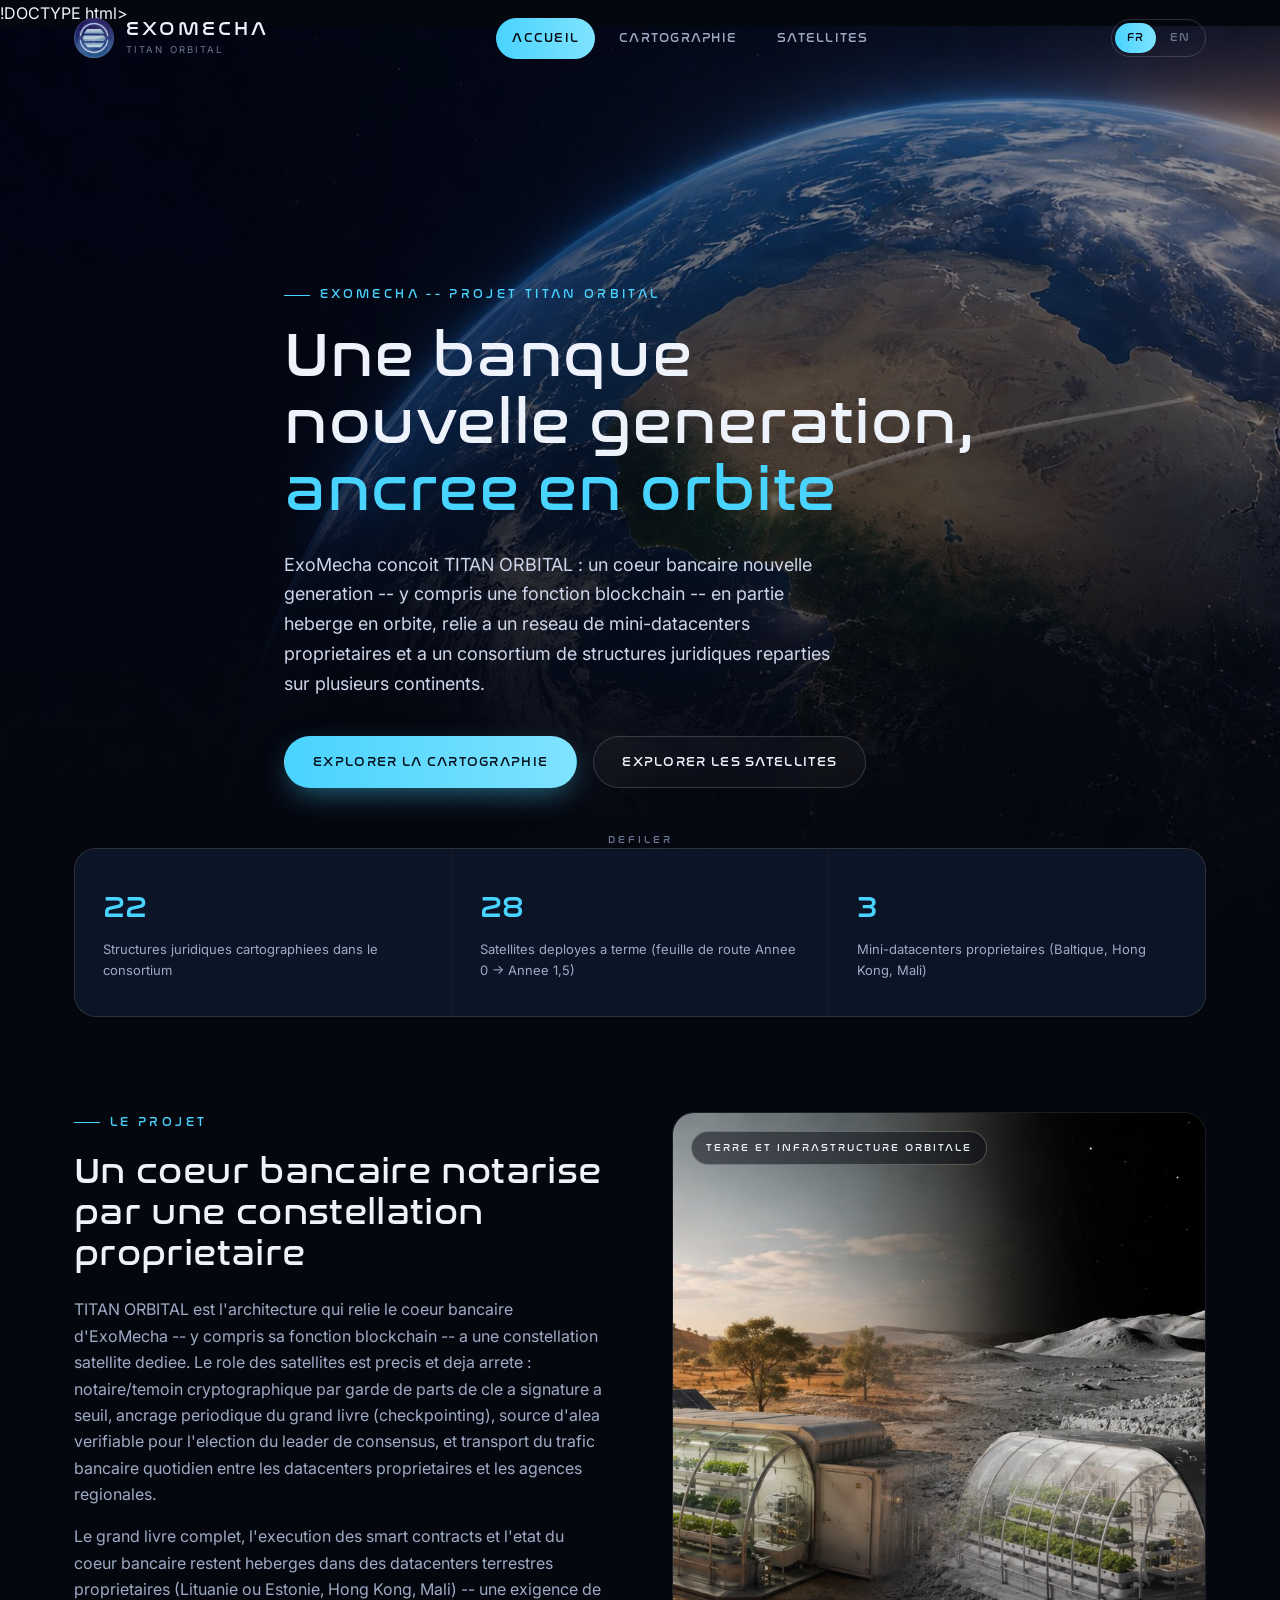
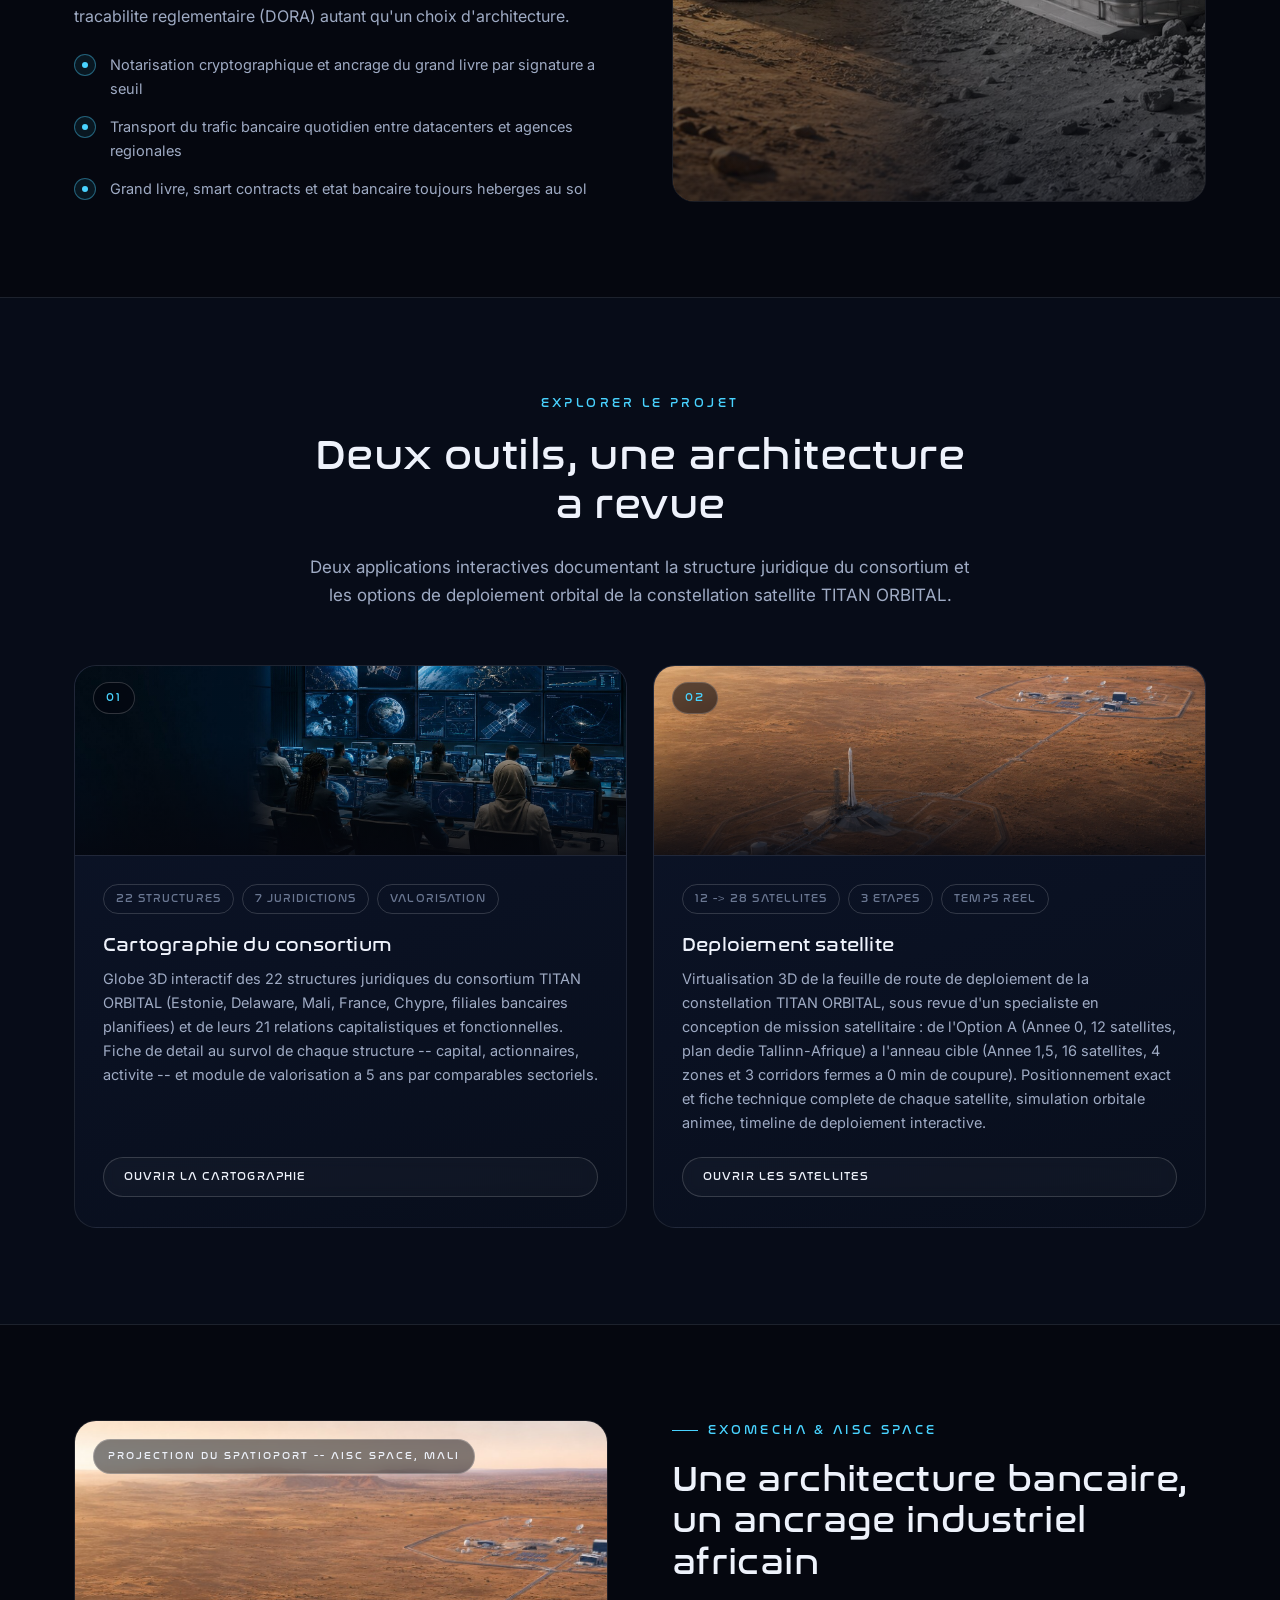
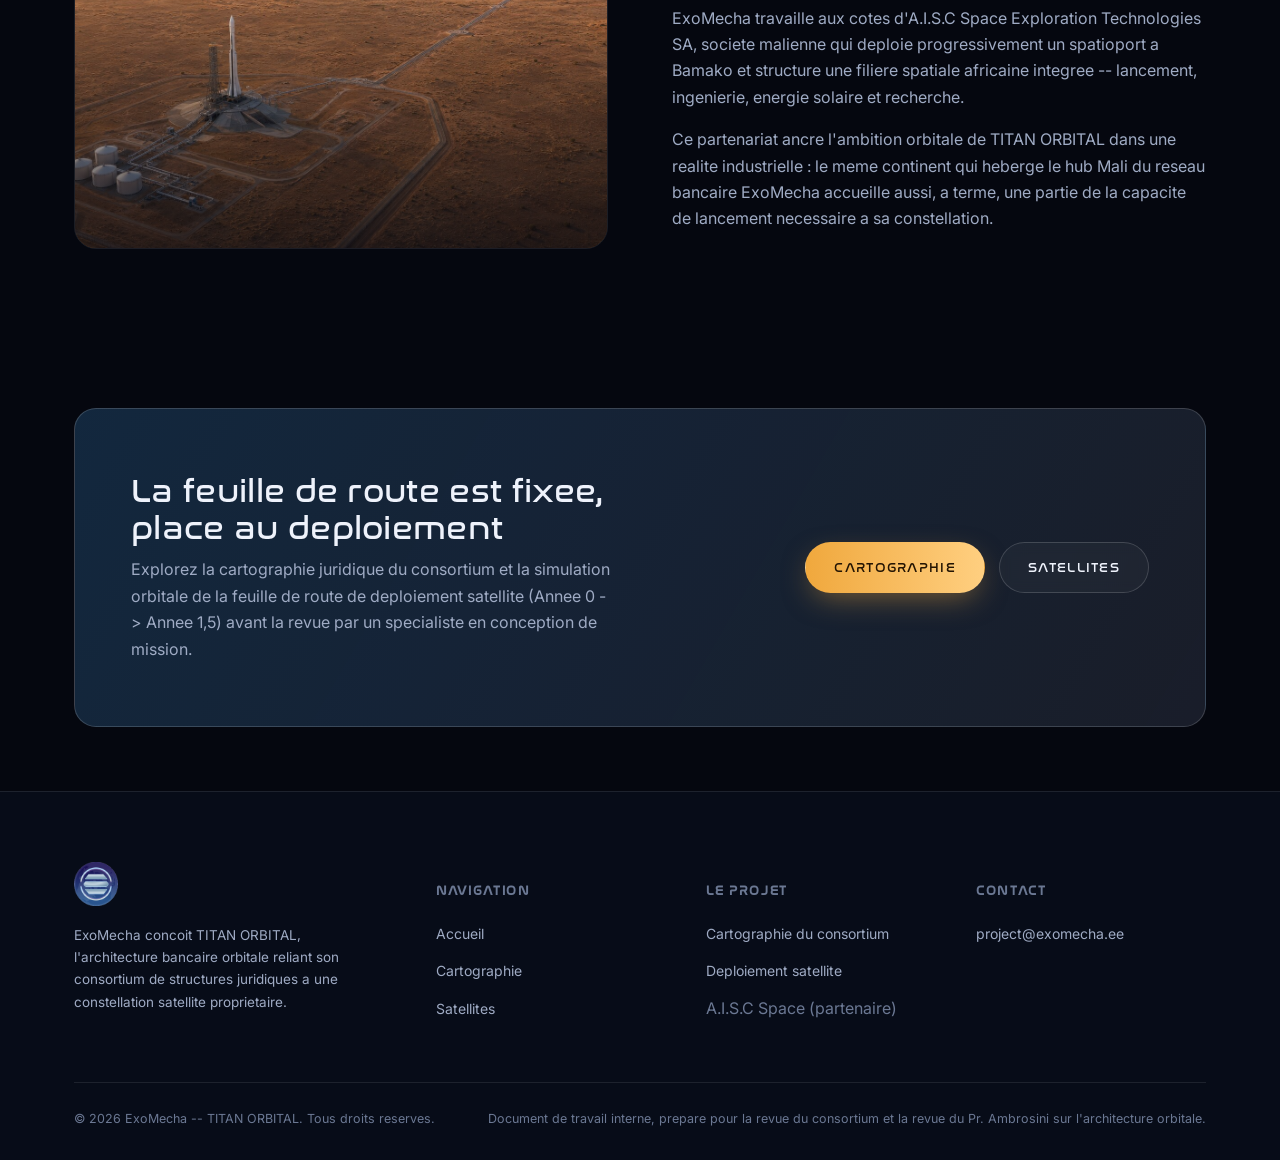
<file: index.html>
!DOCTYPE html>
<html lang="fr">
<head>
<meta charset="UTF-8">
<meta name="viewport" content="width=device-width, initial-scale=1.0">
<title>ExoMecha -- TITAN ORBITAL : infrastructure bancaire orbitale</title>
<meta name="description" content="ExoMecha concoit TITAN ORBITAL, une architecture bancaire orbitale reliant un consortium de structures juridiques a une constellation satellite proprietaire. Cartographie du consortium et virtualisation 3D de la feuille de route de deploiement satellite.">
<meta property="og:title" content="ExoMecha -- TITAN ORBITAL : infrastructure bancaire orbitale">
<meta property="og:description" content="ExoMecha concoit TITAN ORBITAL, une architecture bancaire orbitale reliant un consortium de structures juridiques a une constellation satellite proprietaire. Cartographie du consortium et virtualisation 3D de la feuille de route de deploiement satellite.">
<meta property="og:type" content="website">
<meta property="og:image" content="assets/img/earth-launch.jpg">
<link rel="icon" type="image/png" href="assets/img/exomecha-logo.png">
<link rel="preconnect" href="https://fonts.googleapis.com">
<link rel="preconnect" href="https://fonts.gstatic.com" crossorigin>
<link href="https://fonts.googleapis.com/css2?family=Inter:wght@400;500;600;700&display=swap" rel="stylesheet">
<link rel="stylesheet" href="assets/css/style.css">
</head>
<body>
<!-- ============ HEADER ============ -->
<header class="site-header">
  <div class="container">
    <a href="index.html" class="brand">
      <img src="assets/img/exomecha-logo.png" alt="ExoMecha" class="brand-logo">
      <span>
        <span class="brand-word font-display">EXOMECHA</span>
        <span class="brand-sub">Titan Orbital</span>
      </span>
    </a>

    <nav class="nav-links">
      <a href="index.html" class="active">Accueil</a>
      <a href="cartographie.html">Cartographie</a>
      <a href="satellites.html">Satellites</a>
    </nav>

    <div class="nav-cta">
      <div class="lang-switch">
        <a href="index.html" class="is-active">FR</a>
        <a href="en/index.html">EN</a>
      </div>
      <button class="nav-toggle" aria-label="Ouvrir le menu" aria-expanded="false">
        <span></span><span></span><span></span>
      </button>
    </div>
  </div>
</header>

<!-- ============ HERO ============ -->
<section class="hero">
  <div class="hero-bg" style="background-image:url('assets/img/earth-launch.jpg');"></div>
  <div class="container hero-inner">
    <div class="eyebrow">ExoMecha -- Projet TITAN ORBITAL</div>
    <h1 class="font-display">Une banque nouvelle generation, <span class="accent">ancree en orbite</span></h1>
    <p class="lead">ExoMecha concoit TITAN ORBITAL : un coeur bancaire nouvelle generation -- y compris une fonction blockchain -- en partie heberge en orbite, relie a un reseau de mini-datacenters proprietaires et a un consortium de structures juridiques reparties sur plusieurs continents.</p>
    <div class="hero-actions">
      <a href="cartographie.html" class="btn btn-primary">Explorer la cartographie</a>
      <a href="satellites.html" class="btn btn-ghost">Explorer les satellites</a>
    </div>
  </div>
  <div class="hero-scroll">
    <span>Defiler</span>
    <span class="line"></span>
  </div>
</section>

<!-- ============ STATS ============ -->
<div class="container">
  <div class="stats-bar" data-reveal>
    <div class="stat-cell">
      <span class="num font-display">22</span>
      <span class="label">Structures juridiques cartographiees dans le consortium</span>
    </div>
    <div class="stat-cell">
      <span class="num font-display">28</span>
      <span class="label">Satellites deployes a terme (feuille de route Annee 0 -> Annee 1,5)</span>
    </div>
    <div class="stat-cell">
      <span class="num font-display">3</span>
      <span class="label">Mini-datacenters proprietaires (Baltique, Hong Kong, Mali)</span>
    </div>
  </div>
</div>

<!-- ============ MISSION ============ -->
<section class="section">
  <div class="container">
    <div class="split">
      <div class="split-body" data-reveal>
        <div class="eyebrow">Le projet</div>
        <h2 class="font-display">Un coeur bancaire notarise par une constellation proprietaire</h2>
        <p>TITAN ORBITAL est l'architecture qui relie le coeur bancaire d'ExoMecha -- y compris sa fonction blockchain -- a une constellation satellite dediee. Le role des satellites est precis et deja arrete : notaire/temoin cryptographique par garde de parts de cle a signature a seuil, ancrage periodique du grand livre (checkpointing), source d'alea verifiable pour l'election du leader de consensus, et transport du trafic bancaire quotidien entre les datacenters proprietaires et les agences regionales.</p>
        <p>Le grand livre complet, l'execution des smart contracts et l'etat du coeur bancaire restent heberges dans des datacenters terrestres proprietaires (Lituanie ou Estonie, Hong Kong, Mali) -- une exigence de tracabilite reglementaire (DORA) autant qu'un choix d'architecture.</p>
        <ul class="checklist">
          <li><span class="dot"></span> Notarisation cryptographique et ancrage du grand livre par signature a seuil</li>
          <li><span class="dot"></span> Transport du trafic bancaire quotidien entre datacenters et agences regionales</li>
          <li><span class="dot"></span> Grand livre, smart contracts et etat bancaire toujours heberges au sol</li>
        </ul>
      </div>
      <div class="split-media" data-reveal>
        <span class="frame-tag">Terre et infrastructure orbitale</span>
        <img src="assets/img/research-earth-moon.jpg" alt="Terre et Lune, reference d'infrastructure orbitale" loading="lazy">
      </div>
    </div>
  </div>
</section>

<!-- ============ OUTILS ============ -->
<section class="section section--alt" id="outils">
  <div class="container">
    <div class="section-head center" data-reveal>
      <div class="eyebrow">Explorer le projet</div>
      <h2 class="font-display">Deux outils, une architecture a revue</h2>
      <p>Deux applications interactives documentant la structure juridique du consortium et les options de deploiement orbital de la constellation satellite TITAN ORBITAL.</p>
    </div>

    <div class="tool-grid" data-reveal>
      <a href="cartographie.html" class="tool-card">
        <div class="tool-card-media">
          <span class="tool-card-num">01</span>
          <img src="assets/img/control-room.jpg" alt="Cartographie du consortium" loading="lazy">
        </div>
        <div class="tool-card-body">
          <div class="tool-card-meta"><span>22 structures</span><span>7 juridictions</span><span>Valorisation</span></div>
          <h3>Cartographie du consortium</h3>
          <p>Globe 3D interactif des 22 structures juridiques du consortium TITAN ORBITAL (Estonie, Delaware, Mali, France, Chypre, filiales bancaires planifiees) et de leurs 21 relations capitalistiques et fonctionnelles. Fiche de detail au survol de chaque structure -- capital, actionnaires, activite -- et module de valorisation a 5 ans par comparables sectoriels.</p>
          <span class="btn btn-ghost btn-sm">Ouvrir la cartographie</span>
        </div>
      </a>

      <a href="satellites.html" class="tool-card">
        <div class="tool-card-media">
          <span class="tool-card-num">02</span>
          <img src="assets/img/spaceport.jpg" alt="Virtualisation 3D du deploiement satellite" loading="lazy">
        </div>
        <div class="tool-card-body">
          <div class="tool-card-meta"><span>12 -&gt; 28 satellites</span><span>3 etapes</span><span>Temps reel</span></div>
          <h3>Deploiement satellite</h3>
          <p>Virtualisation 3D de la feuille de route de deploiement de la constellation TITAN ORBITAL, sous revue d'un specialiste en conception de mission satellitaire : de l'Option A (Annee 0, 12 satellites, plan dedie Tallinn-Afrique) a l'anneau cible (Annee 1,5, 16 satellites, 4 zones et 3 corridors fermes a 0 min de coupure). Positionnement exact et fiche technique complete de chaque satellite, simulation orbitale animee, timeline de deploiement interactive.</p>
          <span class="btn btn-ghost btn-sm">Ouvrir les satellites</span>
        </div>
      </a>
    </div>
  </div>
</section>

<!-- ============ PARTENARIAT ============ -->
<section class="section">
  <div class="container">
    <div class="split reverse">
      <div class="split-body" data-reveal>
        <div class="eyebrow">ExoMecha &amp; AISC Space</div>
        <h2 class="font-display">Une architecture bancaire, un ancrage industriel africain</h2>
        <p>ExoMecha travaille aux cotes d'A.I.S.C Space Exploration Technologies SA, societe malienne qui deploie progressivement un spatioport a Bamako et structure une filiere spatiale africaine integree -- lancement, ingenierie, energie solaire et recherche.</p>
        <p>Ce partenariat ancre l'ambition orbitale de TITAN ORBITAL dans une realite industrielle : le meme continent qui heberge le hub Mali du reseau bancaire ExoMecha accueille aussi, a terme, une partie de la capacite de lancement necessaire a sa constellation.</p>
      </div>
      <div class="split-media" data-reveal>
        <span class="frame-tag">Projection du spatioport -- AISC Space, Mali</span>
        <img src="assets/img/spaceport.jpg" alt="Projection d'infrastructure de spatioport au Mali" loading="lazy">
      </div>
    </div>
  </div>
</section>

<!-- ============ CTA ============ -->
<section class="section--tight">
  <div class="container">
    <div class="cta-banner" data-reveal>
      <div>
        <h2 class="font-display">La feuille de route est fixee, place au deploiement</h2>
        <p>Explorez la cartographie juridique du consortium et la simulation orbitale de la feuille de route de deploiement satellite (Annee 0 -> Annee 1,5) avant la revue par un specialiste en conception de mission.</p>
      </div>
      <div class="cta-actions">
        <a href="cartographie.html" class="btn btn-gold">Cartographie</a>
        <a href="satellites.html" class="btn btn-ghost">Satellites</a>
      </div>
    </div>
  </div>
</section>
<!-- ============ FOOTER ============ -->
<footer class="site-footer">
  <div class="container">
    <div class="footer-top">
      <div class="footer-brand">
        <a href="index.html" class="brand">
          <img src="assets/img/exomecha-logo.png" alt="ExoMecha" class="brand-logo">
        </a>
        <p>ExoMecha concoit TITAN ORBITAL, l'architecture bancaire orbitale reliant son consortium de structures juridiques a une constellation satellite proprietaire.</p>
      </div>

      <div class="footer-col">
        <h5>Navigation</h5>
        <ul>
          <li><a href="index.html">Accueil</a></li>
          <li><a href="cartographie.html">Cartographie</a></li>
          <li><a href="satellites.html">Satellites</a></li>
        </ul>
      </div>

      <div class="footer-col">
        <h5>Le projet</h5>
        <ul>
          <li><a href="cartographie.html">Cartographie du consortium</a></li>
          <li><a href="satellites.html">Deploiement satellite</a></li>
          <li><span style="color:var(--text-faint);">A.I.S.C Space (partenaire)</span></li>
        </ul>
      </div>

      <div class="footer-col">
        <h5>Contact</h5>
        <ul>
          <li><a href="mailto:project@exomecha.ee">project@exomecha.ee</a></li>
        </ul>
      </div>
    </div>

    <div class="footer-bottom">
      <span>&copy; <span id="year">2026</span> ExoMecha -- TITAN ORBITAL. Tous droits reserves.</span>
      <span>Document de travail interne, prepare pour la revue du consortium et la revue du Pr. Ambrosini sur l'architecture orbitale.</span>
    </div>
  </div>
</footer>

<button class="to-top" aria-label="Retour en haut">
  <svg viewBox="0 0 24 24" fill="none" stroke="currentColor" stroke-width="2" stroke-linecap="round" stroke-linejoin="round"><path d="m18 15-6-6-6 6"/></svg>
</button>

<script src="assets/js/script.js"></script>
</body>
</html>
</file>
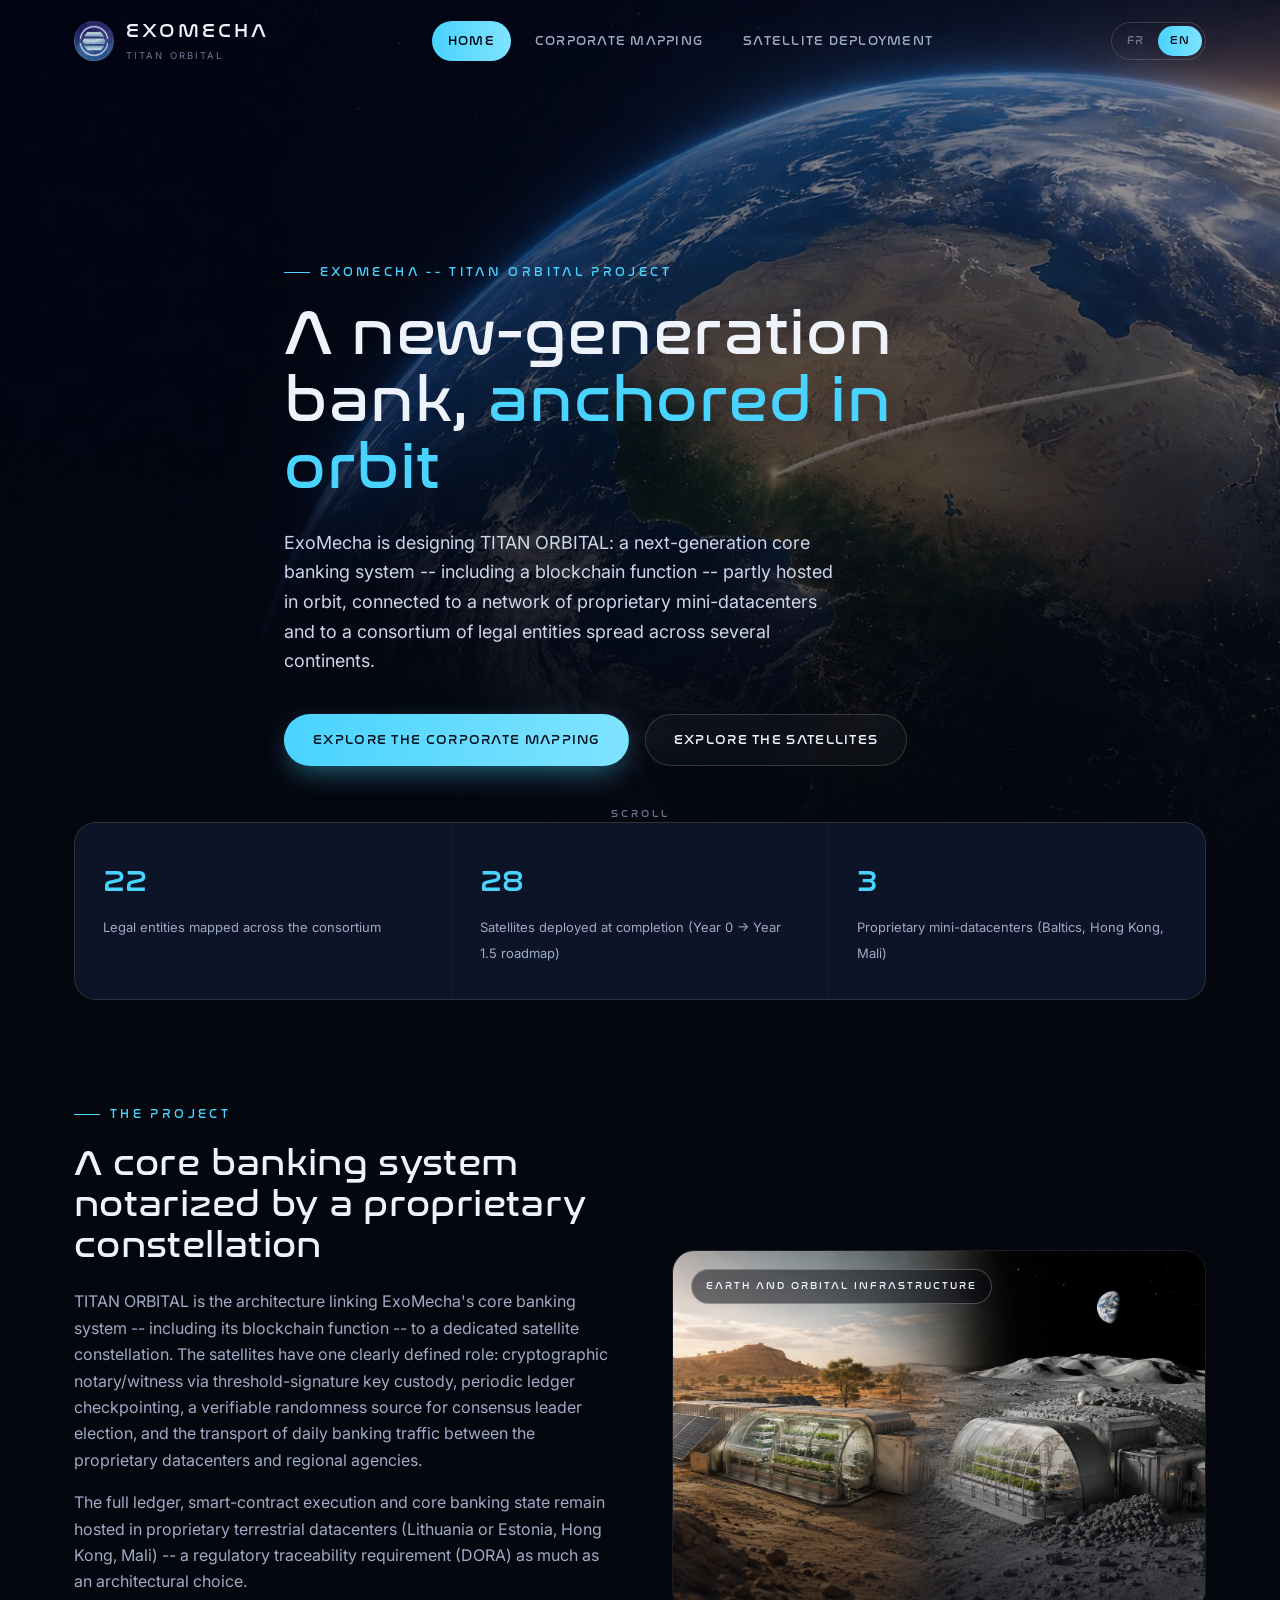
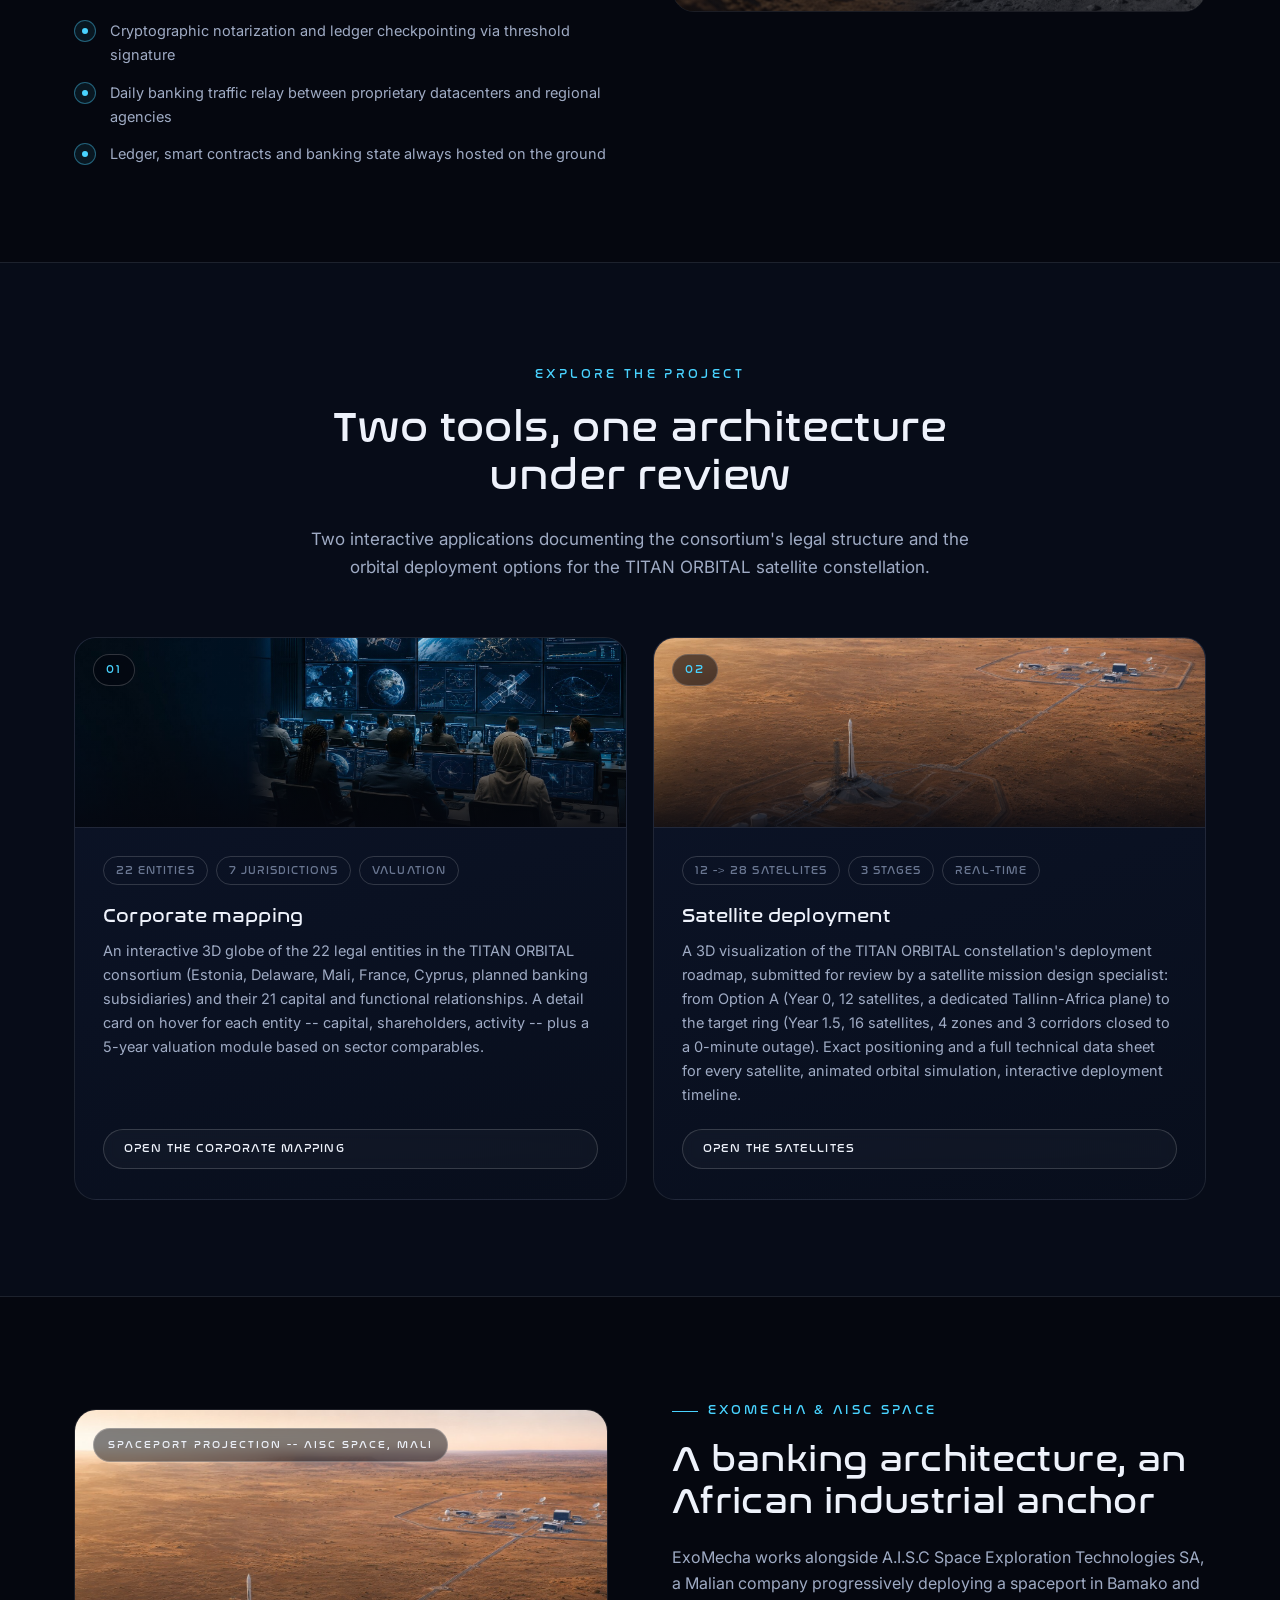
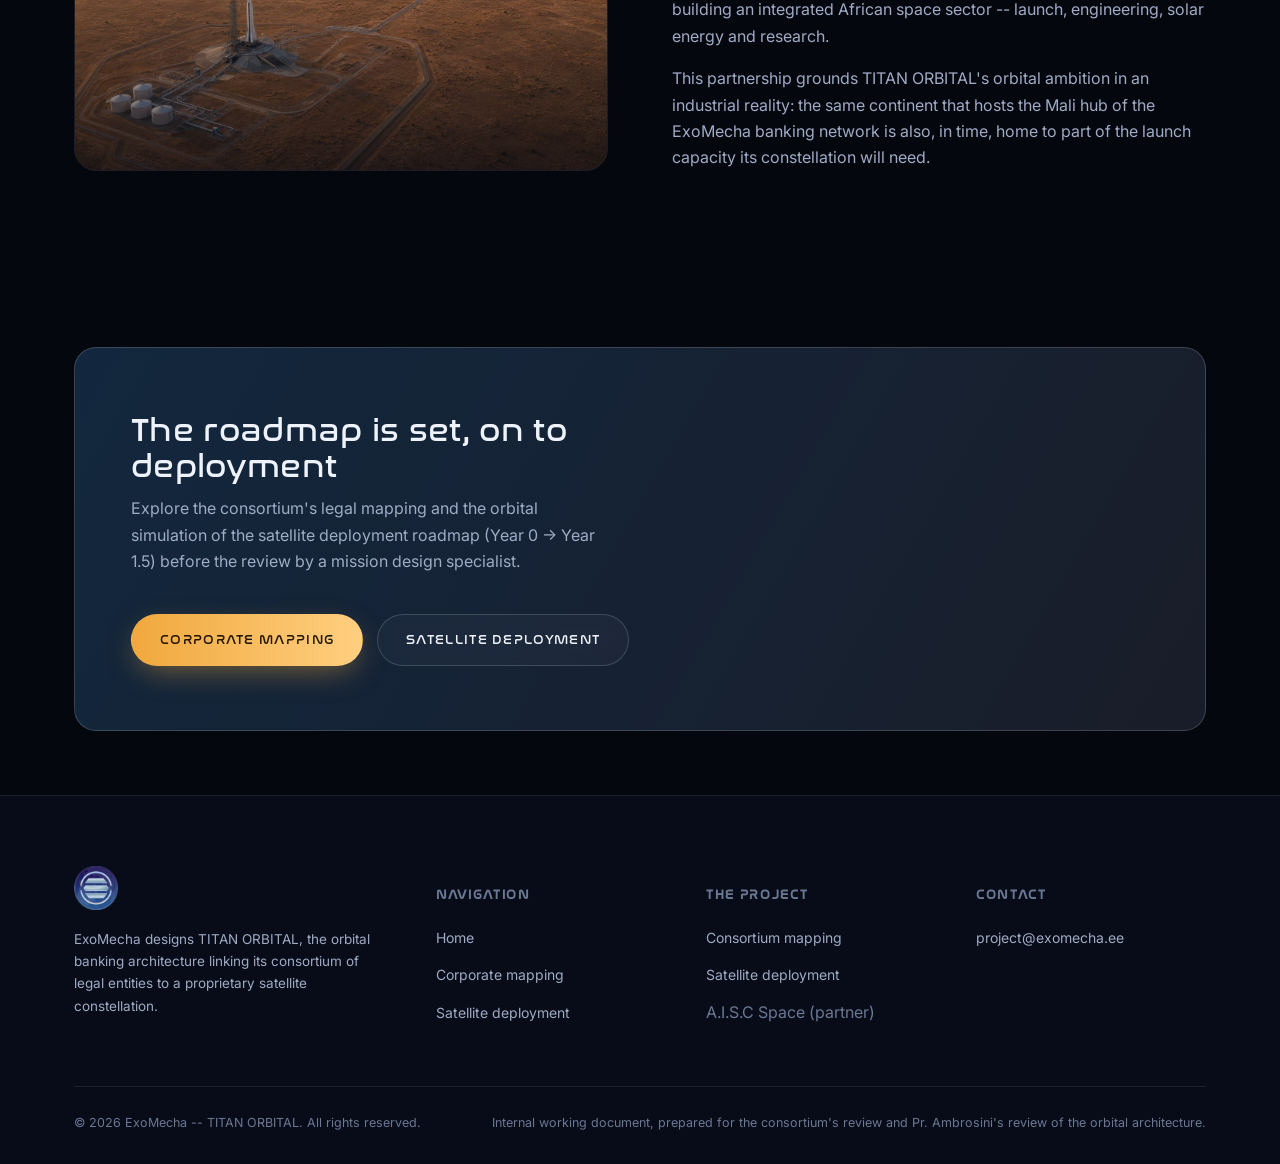
<file: en/index.html>
<!DOCTYPE html>
<html lang="en">
<head>
<meta charset="UTF-8">
<meta name="viewport" content="width=device-width, initial-scale=1.0">
<title>ExoMecha -- TITAN ORBITAL: an orbital banking infrastructure</title>
<meta name="description" content="ExoMecha designs TITAN ORBITAL, an orbital banking architecture linking a consortium of legal entities to a proprietary satellite constellation. Corporate mapping and 3D visualization of the satellite deployment roadmap.">
<meta property="og:title" content="ExoMecha -- TITAN ORBITAL: an orbital banking infrastructure">
<meta property="og:description" content="ExoMecha designs TITAN ORBITAL, an orbital banking architecture linking a consortium of legal entities to a proprietary satellite constellation. Corporate mapping and 3D visualization of the satellite deployment roadmap.">
<meta property="og:type" content="website">
<meta property="og:image" content="../assets/img/earth-launch.jpg">
<link rel="icon" type="image/png" href="../assets/img/exomecha-logo.png">
<link rel="preconnect" href="https://fonts.googleapis.com">
<link rel="preconnect" href="https://fonts.gstatic.com" crossorigin>
<link href="https://fonts.googleapis.com/css2?family=Inter:wght@400;500;600;700&display=swap" rel="stylesheet">
<link rel="stylesheet" href="../assets/css/style.css">
</head>
<body>
<!-- ============ HEADER ============ -->
<header class="site-header">
  <div class="container">
    <a href="index.html" class="brand">
      <img src="../assets/img/exomecha-logo.png" alt="ExoMecha" class="brand-logo">
      <span>
        <span class="brand-word font-display">EXOMECHA</span>
        <span class="brand-sub">Titan Orbital</span>
      </span>
    </a>

    <nav class="nav-links">
      <a href="index.html" class="active">Home</a>
      <a href="cartography.html">Corporate Mapping</a>
      <a href="satellites.html">Satellite Deployment</a>
    </nav>

    <div class="nav-cta">
      <div class="lang-switch">
        <a href="../index.html">FR</a>
        <a href="index.html" class="is-active">EN</a>
      </div>
      <button class="nav-toggle" aria-label="Open menu" aria-expanded="false">
        <span></span><span></span><span></span>
      </button>
    </div>
  </div>
</header>

<!-- ============ HERO ============ -->
<section class="hero">
  <div class="hero-bg" style="background-image:url('../assets/img/earth-launch.jpg');"></div>
  <div class="container hero-inner">
    <div class="eyebrow">ExoMecha -- TITAN ORBITAL Project</div>
    <h1 class="font-display">A new-generation bank, <span class="accent">anchored in orbit</span></h1>
    <p class="lead">ExoMecha is designing TITAN ORBITAL: a next-generation core banking system -- including a blockchain function -- partly hosted in orbit, connected to a network of proprietary mini-datacenters and to a consortium of legal entities spread across several continents.</p>
    <div class="hero-actions">
      <a href="cartography.html" class="btn btn-primary">Explore the corporate mapping</a>
      <a href="satellites.html" class="btn btn-ghost">Explore the satellites</a>
    </div>
  </div>
  <div class="hero-scroll">
    <span>Scroll</span>
    <span class="line"></span>
  </div>
</section>

<!-- ============ STATS ============ -->
<div class="container">
  <div class="stats-bar" data-reveal>
    <div class="stat-cell">
      <span class="num font-display">22</span>
      <span class="label">Legal entities mapped across the consortium</span>
    </div>
    <div class="stat-cell">
      <span class="num font-display">28</span>
      <span class="label">Satellites deployed at completion (Year 0 -&gt; Year 1.5 roadmap)</span>
    </div>
    <div class="stat-cell">
      <span class="num font-display">3</span>
      <span class="label">Proprietary mini-datacenters (Baltics, Hong Kong, Mali)</span>
    </div>
  </div>
</div>

<!-- ============ MISSION ============ -->
<section class="section">
  <div class="container">
    <div class="split">
      <div class="split-body" data-reveal>
        <div class="eyebrow">The project</div>
        <h2 class="font-display">A core banking system notarized by a proprietary constellation</h2>
        <p>TITAN ORBITAL is the architecture linking ExoMecha's core banking system -- including its blockchain function -- to a dedicated satellite constellation. The satellites have one clearly defined role: cryptographic notary/witness via threshold-signature key custody, periodic ledger checkpointing, a verifiable randomness source for consensus leader election, and the transport of daily banking traffic between the proprietary datacenters and regional agencies.</p>
        <p>The full ledger, smart-contract execution and core banking state remain hosted in proprietary terrestrial datacenters (Lithuania or Estonia, Hong Kong, Mali) -- a regulatory traceability requirement (DORA) as much as an architectural choice.</p>
        <ul class="checklist">
          <li><span class="dot"></span> Cryptographic notarization and ledger checkpointing via threshold signature</li>
          <li><span class="dot"></span> Daily banking traffic relay between proprietary datacenters and regional agencies</li>
          <li><span class="dot"></span> Ledger, smart contracts and banking state always hosted on the ground</li>
        </ul>
      </div>
      <div class="split-media" data-reveal>
        <span class="frame-tag">Earth and orbital infrastructure</span>
        <img src="../assets/img/research-earth-moon.jpg" alt="Earth and Moon, orbital infrastructure reference" loading="lazy">
      </div>
    </div>
  </div>
</section>

<!-- ============ TOOLS ============ -->
<section class="section section--alt" id="tools">
  <div class="container">
    <div class="section-head center" data-reveal>
      <div class="eyebrow">Explore the project</div>
      <h2 class="font-display">Two tools, one architecture under review</h2>
      <p>Two interactive applications documenting the consortium's legal structure and the orbital deployment options for the TITAN ORBITAL satellite constellation.</p>
    </div>

    <div class="tool-grid" data-reveal>
      <a href="cartography.html" class="tool-card">
        <div class="tool-card-media">
          <span class="tool-card-num">01</span>
          <img src="../assets/img/control-room.jpg" alt="Consortium corporate mapping" loading="lazy">
        </div>
        <div class="tool-card-body">
          <div class="tool-card-meta"><span>22 entities</span><span>7 jurisdictions</span><span>Valuation</span></div>
          <h3>Corporate mapping</h3>
          <p>An interactive 3D globe of the 22 legal entities in the TITAN ORBITAL consortium (Estonia, Delaware, Mali, France, Cyprus, planned banking subsidiaries) and their 21 capital and functional relationships. A detail card on hover for each entity -- capital, shareholders, activity -- plus a 5-year valuation module based on sector comparables.</p>
          <span class="btn btn-ghost btn-sm">Open the corporate mapping</span>
        </div>
      </a>

      <a href="satellites.html" class="tool-card">
        <div class="tool-card-media">
          <span class="tool-card-num">02</span>
          <img src="../assets/img/spaceport.jpg" alt="Satellite deployment 3D visualization" loading="lazy">
        </div>
        <div class="tool-card-body">
          <div class="tool-card-meta"><span>12 -&gt; 28 satellites</span><span>3 stages</span><span>Real-time</span></div>
          <h3>Satellite deployment</h3>
          <p>A 3D visualization of the TITAN ORBITAL constellation's deployment roadmap, submitted for review by a satellite mission design specialist: from Option A (Year 0, 12 satellites, a dedicated Tallinn-Africa plane) to the target ring (Year 1.5, 16 satellites, 4 zones and 3 corridors closed to a 0-minute outage). Exact positioning and a full technical data sheet for every satellite, animated orbital simulation, interactive deployment timeline.</p>
          <span class="btn btn-ghost btn-sm">Open the satellites</span>
        </div>
      </a>
    </div>
  </div>
</section>

<!-- ============ PARTNERSHIP ============ -->
<section class="section">
  <div class="container">
    <div class="split reverse">
      <div class="split-body" data-reveal>
        <div class="eyebrow">ExoMecha &amp; AISC Space</div>
        <h2 class="font-display">A banking architecture, an African industrial anchor</h2>
        <p>ExoMecha works alongside A.I.S.C Space Exploration Technologies SA, a Malian company progressively deploying a spaceport in Bamako and building an integrated African space sector -- launch, engineering, solar energy and research.</p>
        <p>This partnership grounds TITAN ORBITAL's orbital ambition in an industrial reality: the same continent that hosts the Mali hub of the ExoMecha banking network is also, in time, home to part of the launch capacity its constellation will need.</p>
      </div>
      <div class="split-media" data-reveal>
        <span class="frame-tag">Spaceport projection -- AISC Space, Mali</span>
        <img src="../assets/img/spaceport.jpg" alt="Spaceport infrastructure projection in Mali" loading="lazy">
      </div>
    </div>
  </div>
</section>

<!-- ============ CTA ============ -->
<section class="section--tight">
  <div class="container">
    <div class="cta-banner" data-reveal>
      <div>
        <h2 class="font-display">The roadmap is set, on to deployment</h2>
        <p>Explore the consortium's legal mapping and the orbital simulation of the satellite deployment roadmap (Year 0 -&gt; Year 1.5) before the review by a mission design specialist.</p>
      </div>
      <div class="cta-actions">
        <a href="cartography.html" class="btn btn-gold">Corporate mapping</a>
        <a href="satellites.html" class="btn btn-ghost">Satellite deployment</a>
      </div>
    </div>
  </div>
</section>
<!-- ============ FOOTER ============ -->
<footer class="site-footer">
  <div class="container">
    <div class="footer-top">
      <div class="footer-brand">
        <a href="index.html" class="brand">
          <img src="../assets/img/exomecha-logo.png" alt="ExoMecha" class="brand-logo">
        </a>
        <p>ExoMecha designs TITAN ORBITAL, the orbital banking architecture linking its consortium of legal entities to a proprietary satellite constellation.</p>
      </div>

      <div class="footer-col">
        <h5>Navigation</h5>
        <ul>
          <li><a href="index.html">Home</a></li>
          <li><a href="cartography.html">Corporate mapping</a></li>
          <li><a href="satellites.html">Satellite deployment</a></li>
        </ul>
      </div>

      <div class="footer-col">
        <h5>The project</h5>
        <ul>
          <li><a href="cartography.html">Consortium mapping</a></li>
          <li><a href="satellites.html">Satellite deployment</a></li>
          <li><span style="color:var(--text-faint);">A.I.S.C Space (partner)</span></li>
        </ul>
      </div>

      <div class="footer-col">
        <h5>Contact</h5>
        <ul>
          <li><a href="mailto:project@exomecha.ee">project@exomecha.ee</a></li>
        </ul>
      </div>
    </div>

    <div class="footer-bottom">
      <span>&copy; <span id="year">2026</span> ExoMecha -- TITAN ORBITAL. All rights reserved.</span>
      <span>Internal working document, prepared for the consortium's review and Pr. Ambrosini's review of the orbital architecture.</span>
    </div>
  </div>
</footer>

<button class="to-top" aria-label="Back to top">
  <svg viewBox="0 0 24 24" fill="none" stroke="currentColor" stroke-width="2" stroke-linecap="round" stroke-linejoin="round"><path d="m18 15-6-6-6 6"/></svg>
</button>

<script src="../assets/js/script.js"></script>
</body>
</html>
</file>
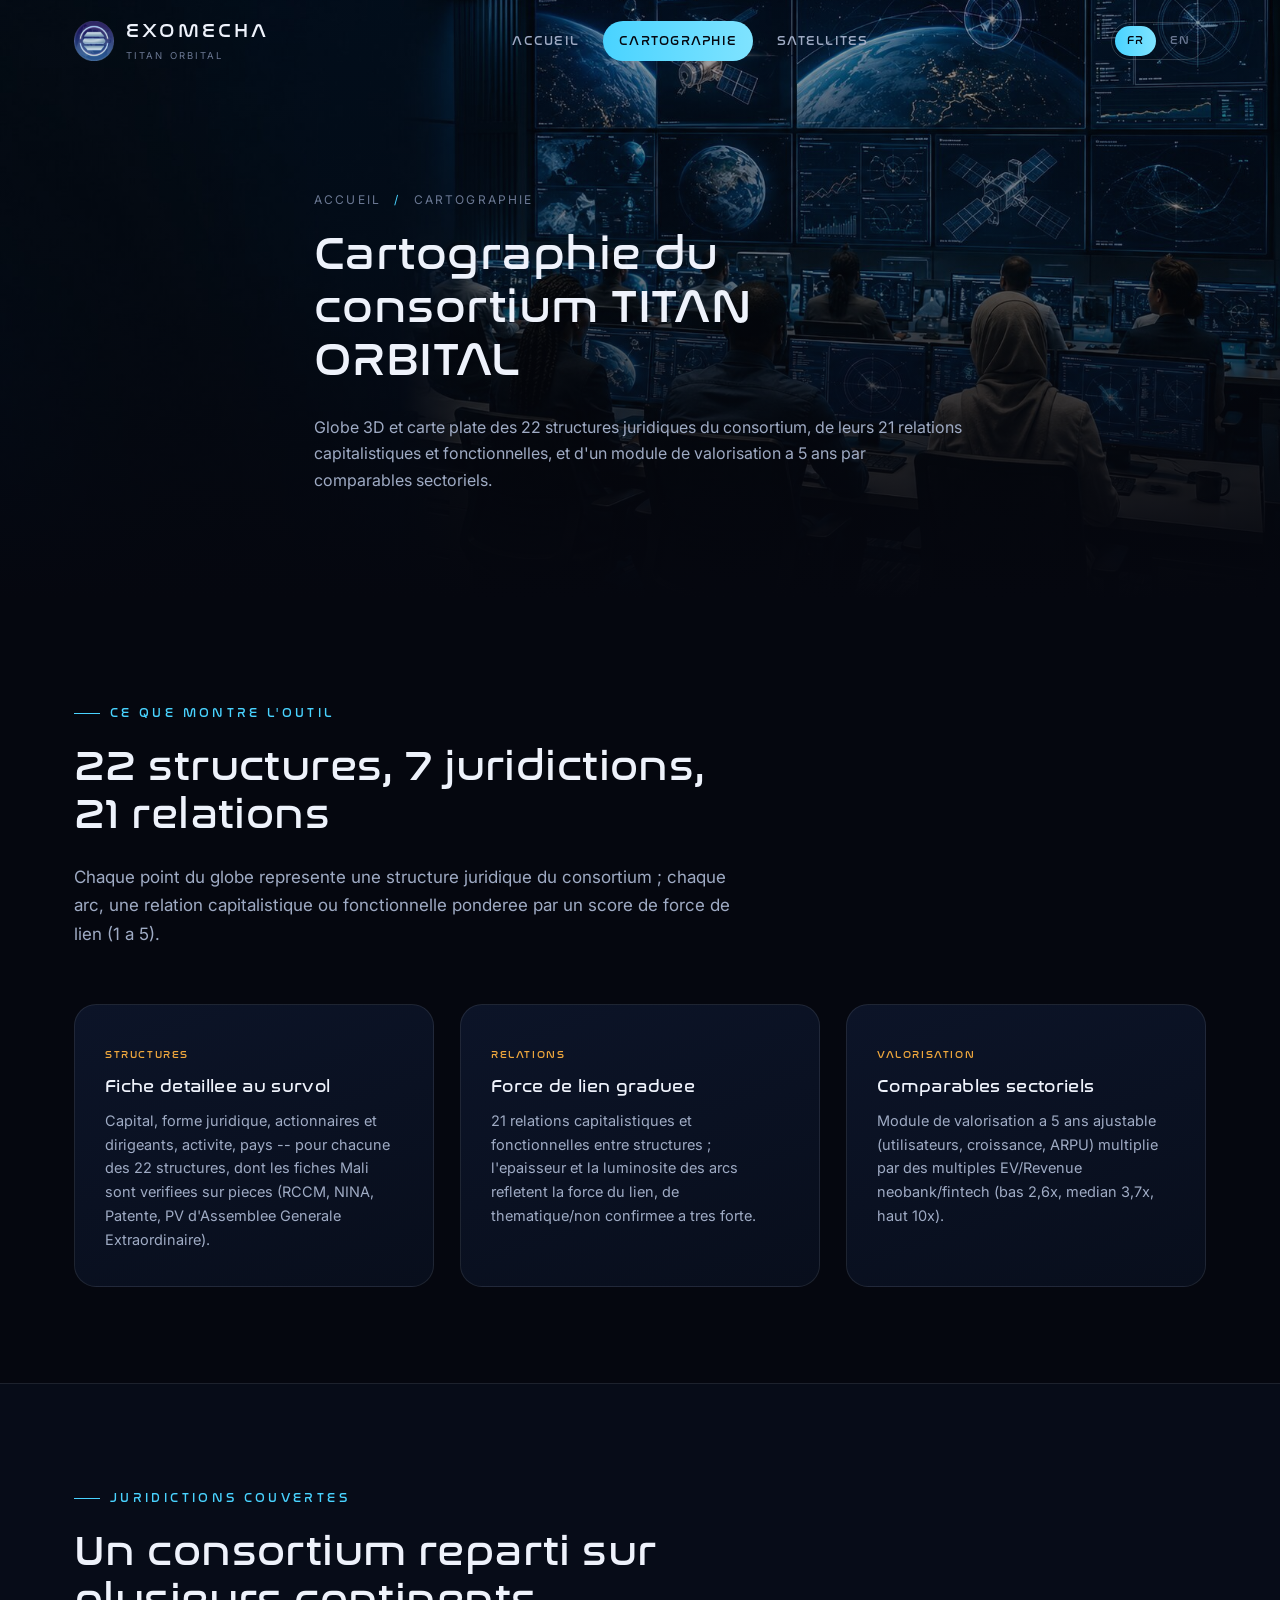
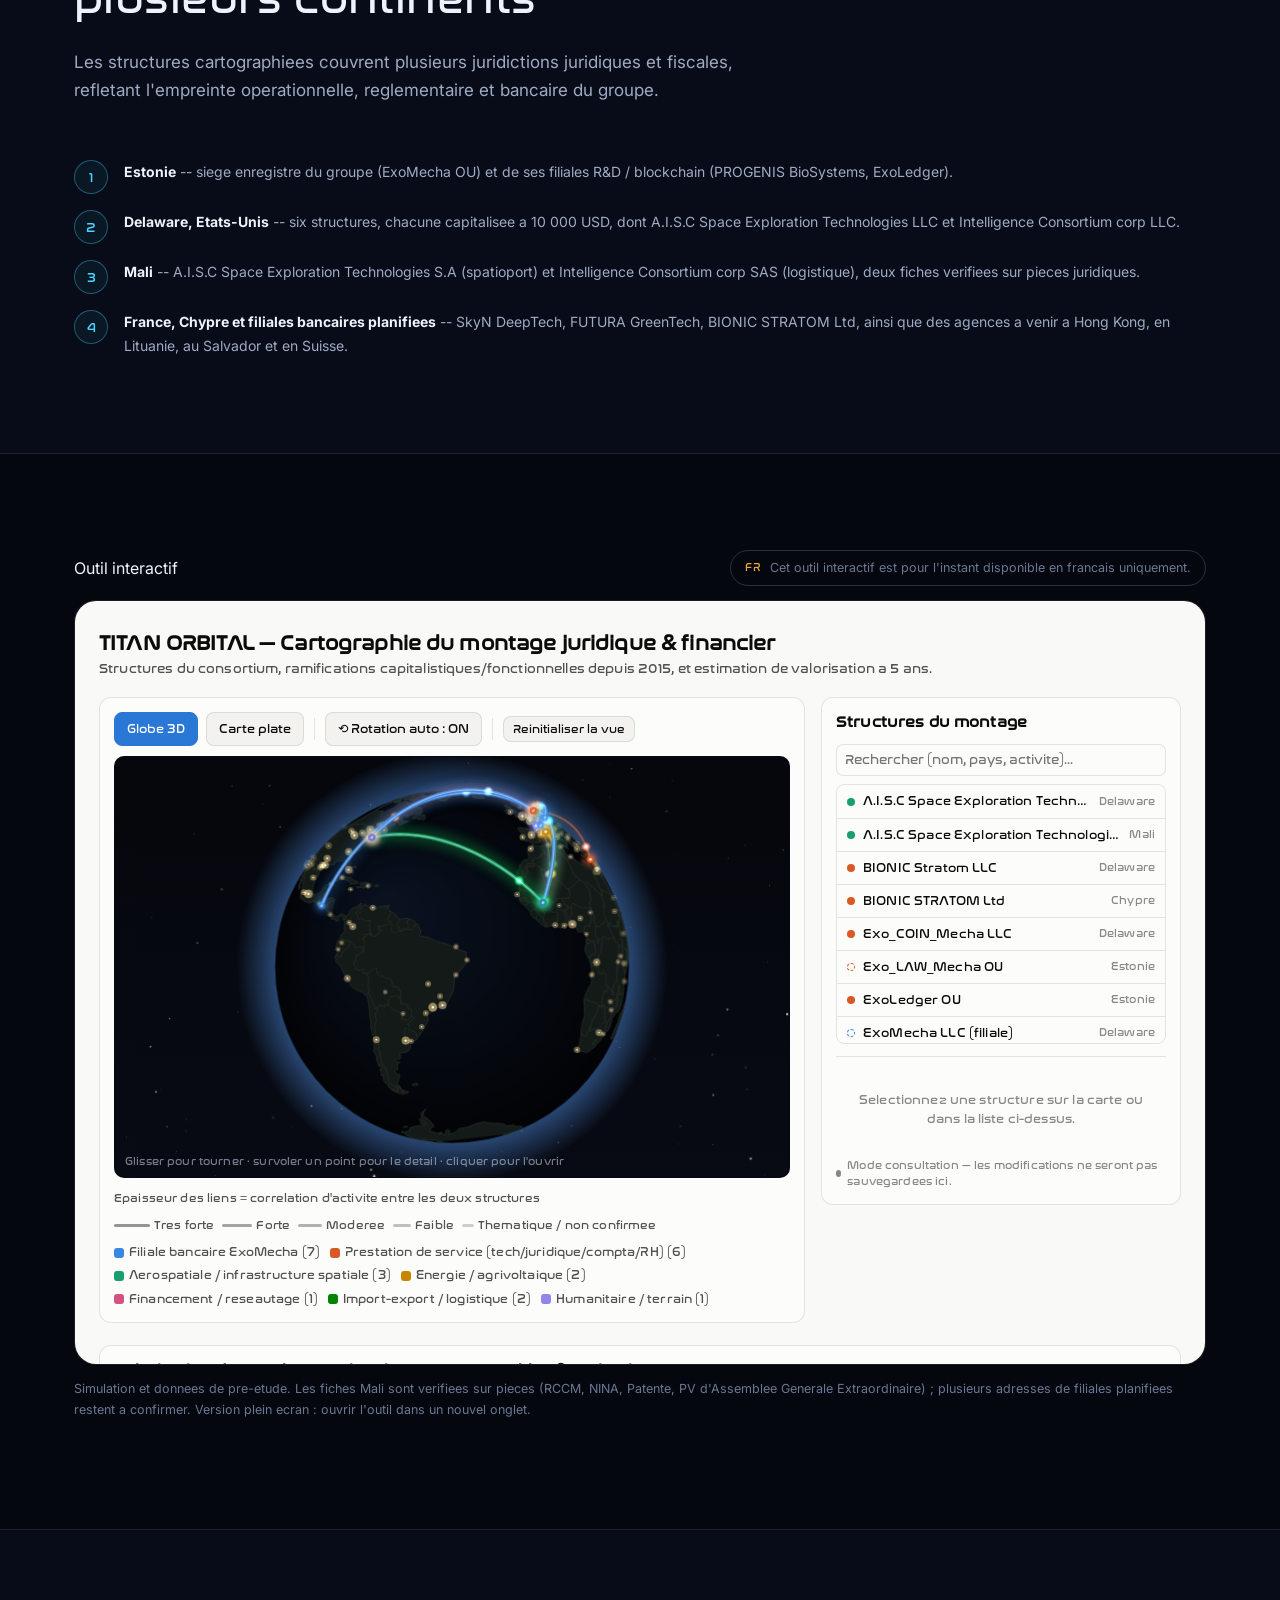
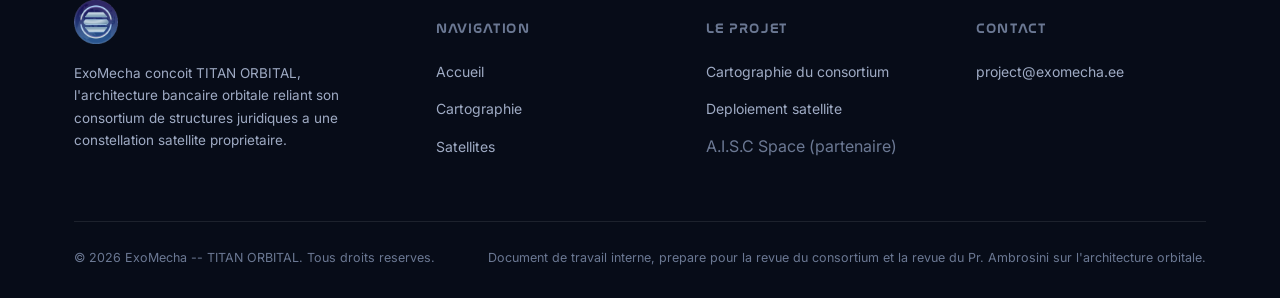
<file: cartographie.html>
<!DOCTYPE html>
<html lang="fr">
<head>
<meta charset="UTF-8">
<meta name="viewport" content="width=device-width, initial-scale=1.0">
<title>Cartographie du consortium -- ExoMecha / TITAN ORBITAL</title>
<meta name="description" content="Globe 3D interactif des 22 structures juridiques du consortium TITAN ORBITAL, de leurs relations capitalistiques et d'un module de valorisation par comparables sectoriels.">
<meta property="og:title" content="Cartographie du consortium -- ExoMecha / TITAN ORBITAL">
<meta property="og:description" content="Globe 3D interactif des 22 structures juridiques du consortium TITAN ORBITAL, de leurs relations capitalistiques et d'un module de valorisation par comparables sectoriels.">
<meta property="og:type" content="website">
<meta property="og:image" content="assets/img/control-room.jpg">
<link rel="icon" type="image/png" href="assets/img/exomecha-logo.png">
<link rel="preconnect" href="https://fonts.googleapis.com">
<link rel="preconnect" href="https://fonts.gstatic.com" crossorigin>
<link href="https://fonts.googleapis.com/css2?family=Inter:wght@400;500;600;700&display=swap" rel="stylesheet">
<link rel="stylesheet" href="assets/css/style.css">
</head>
<body>
<!-- ============ HEADER ============ -->
<header class="site-header">
  <div class="container">
    <a href="index.html" class="brand">
      <img src="assets/img/exomecha-logo.png" alt="ExoMecha" class="brand-logo">
      <span>
        <span class="brand-word font-display">EXOMECHA</span>
        <span class="brand-sub">Titan Orbital</span>
      </span>
    </a>

    <nav class="nav-links">
      <a href="index.html">Accueil</a>
      <a href="cartographie.html" class="active">Cartographie</a>
      <a href="satellites.html">Satellites</a>
    </nav>

    <div class="nav-cta">
      <div class="lang-switch">
        <a href="cartographie.html" class="is-active">FR</a>
        <a href="en/cartography.html">EN</a>
      </div>
      <button class="nav-toggle" aria-label="Ouvrir le menu" aria-expanded="false">
        <span></span><span></span><span></span>
      </button>
    </div>
  </div>
</header>

<!-- ============ PAGE HERO ============ -->
<section class="page-hero">
  <div class="hero-bg" style="background-image:url('assets/img/control-room.jpg');"></div>
  <div class="container page-hero-inner">
    <div class="breadcrumb">Accueil <span class="sep">/</span> Cartographie</div>
    <h1 class="font-display">Cartographie du consortium TITAN ORBITAL</h1>
    <p class="lead">Globe 3D et carte plate des 22 structures juridiques du consortium, de leurs 21 relations capitalistiques et fonctionnelles, et d'un module de valorisation a 5 ans par comparables sectoriels.</p>
  </div>
</section>

<!-- ============ CE QUE MONTRE L'OUTIL ============ -->
<section class="section">
  <div class="container">
    <div class="section-head" data-reveal>
      <div class="eyebrow">Ce que montre l'outil</div>
      <h2 class="font-display">22 structures, 7 juridictions, 21 relations</h2>
      <p>Chaque point du globe represente une structure juridique du consortium ; chaque arc, une relation capitalistique ou fonctionnelle ponderee par un score de force de lien (1 a 5).</p>
    </div>

    <div class="grid grid-3" data-reveal>
      <div class="card">
        <span class="tag">Structures</span>
        <h3>Fiche detaillee au survol</h3>
        <p>Capital, forme juridique, actionnaires et dirigeants, activite, pays -- pour chacune des 22 structures, dont les fiches Mali sont verifiees sur pieces (RCCM, NINA, Patente, PV d'Assemblee Generale Extraordinaire).</p>
      </div>
      <div class="card">
        <span class="tag">Relations</span>
        <h3>Force de lien graduee</h3>
        <p>21 relations capitalistiques et fonctionnelles entre structures ; l'epaisseur et la luminosite des arcs refletent la force du lien, de thematique/non confirmee a tres forte.</p>
      </div>
      <div class="card">
        <span class="tag">Valorisation</span>
        <h3>Comparables sectoriels</h3>
        <p>Module de valorisation a 5 ans ajustable (utilisateurs, croissance, ARPU) multiplie par des multiples EV/Revenue neobank/fintech (bas 2,6x, median 3,7x, haut 10x).</p>
      </div>
    </div>
  </div>
</section>

<!-- ============ JURIDICTIONS ============ -->
<section class="section section--alt">
  <div class="container">
    <div class="section-head" data-reveal>
      <div class="eyebrow">Juridictions couvertes</div>
      <h2 class="font-display">Un consortium reparti sur plusieurs continents</h2>
      <p>Les structures cartographiees couvrent plusieurs juridictions juridiques et fiscales, refletant l'empreinte operationnelle, reglementaire et bancaire du groupe.</p>
    </div>
    <div class="method-list" data-reveal>
      <div class="method-item"><span class="idx">1</span><p><strong>Estonie</strong> -- siege enregistre du groupe (ExoMecha OU) et de ses filiales R&amp;D / blockchain (PROGENIS BioSystems, ExoLedger).</p></div>
      <div class="method-item"><span class="idx">2</span><p><strong>Delaware, Etats-Unis</strong> -- six structures, chacune capitalisee a 10 000 USD, dont A.I.S.C Space Exploration Technologies LLC et Intelligence Consortium corp LLC.</p></div>
      <div class="method-item"><span class="idx">3</span><p><strong>Mali</strong> -- A.I.S.C Space Exploration Technologies S.A (spatioport) et Intelligence Consortium corp SAS (logistique), deux fiches verifiees sur pieces juridiques.</p></div>
      <div class="method-item"><span class="idx">4</span><p><strong>France, Chypre et filiales bancaires planifiees</strong> -- SkyN DeepTech, FUTURA GreenTech, BIONIC STRATOM Ltd, ainsi que des agences a venir a Hong Kong, en Lituanie, au Salvador et en Suisse.</p></div>
    </div>
  </div>
</section>

<!-- ============ OUTIL ============ -->
<section class="section">
  <div class="container">
    <div class="tool-panel-bar" data-reveal>
      <span class="frame-tag">Outil interactif</span>
      <span class="lang-note"><strong>FR</strong> Cet outil interactif est pour l'instant disponible en francais uniquement.</span>
    </div>
    <div class="tool-panel" data-reveal>
      <iframe src="apps/cartographie-app.html" title="Cartographie du consortium TITAN ORBITAL" loading="lazy"></iframe>
    </div>
    <p class="form-note">Simulation et donnees de pre-etude. Les fiches Mali sont verifiees sur pieces (RCCM, NINA, Patente, PV d'Assemblee Generale Extraordinaire) ; plusieurs adresses de filiales planifiees restent a confirmer. Version plein ecran : <a href="apps/cartographie-app.html" target="_blank" rel="noopener">ouvrir l'outil dans un nouvel onglet</a>.</p>
  </div>
</section>
<!-- ============ FOOTER ============ -->
<footer class="site-footer">
  <div class="container">
    <div class="footer-top">
      <div class="footer-brand">
        <a href="index.html" class="brand">
          <img src="assets/img/exomecha-logo.png" alt="ExoMecha" class="brand-logo">
        </a>
        <p>ExoMecha concoit TITAN ORBITAL, l'architecture bancaire orbitale reliant son consortium de structures juridiques a une constellation satellite proprietaire.</p>
      </div>

      <div class="footer-col">
        <h5>Navigation</h5>
        <ul>
          <li><a href="index.html">Accueil</a></li>
          <li><a href="cartographie.html">Cartographie</a></li>
          <li><a href="satellites.html">Satellites</a></li>
        </ul>
      </div>

      <div class="footer-col">
        <h5>Le projet</h5>
        <ul>
          <li><a href="cartographie.html">Cartographie du consortium</a></li>
          <li><a href="satellites.html">Deploiement satellite</a></li>
          <li><span style="color:var(--text-faint);">A.I.S.C Space (partenaire)</span></li>
        </ul>
      </div>

      <div class="footer-col">
        <h5>Contact</h5>
        <ul>
          <li><a href="mailto:project@exomecha.ee">project@exomecha.ee</a></li>
        </ul>
      </div>
    </div>

    <div class="footer-bottom">
      <span>&copy; <span id="year">2026</span> ExoMecha -- TITAN ORBITAL. Tous droits reserves.</span>
      <span>Document de travail interne, prepare pour la revue du consortium et la revue du Pr. Ambrosini sur l'architecture orbitale.</span>
    </div>
  </div>
</footer>

<button class="to-top" aria-label="Retour en haut">
  <svg viewBox="0 0 24 24" fill="none" stroke="currentColor" stroke-width="2" stroke-linecap="round" stroke-linejoin="round"><path d="m18 15-6-6-6 6"/></svg>
</button>

<script src="assets/js/script.js"></script>
</body>
</html>
</file>
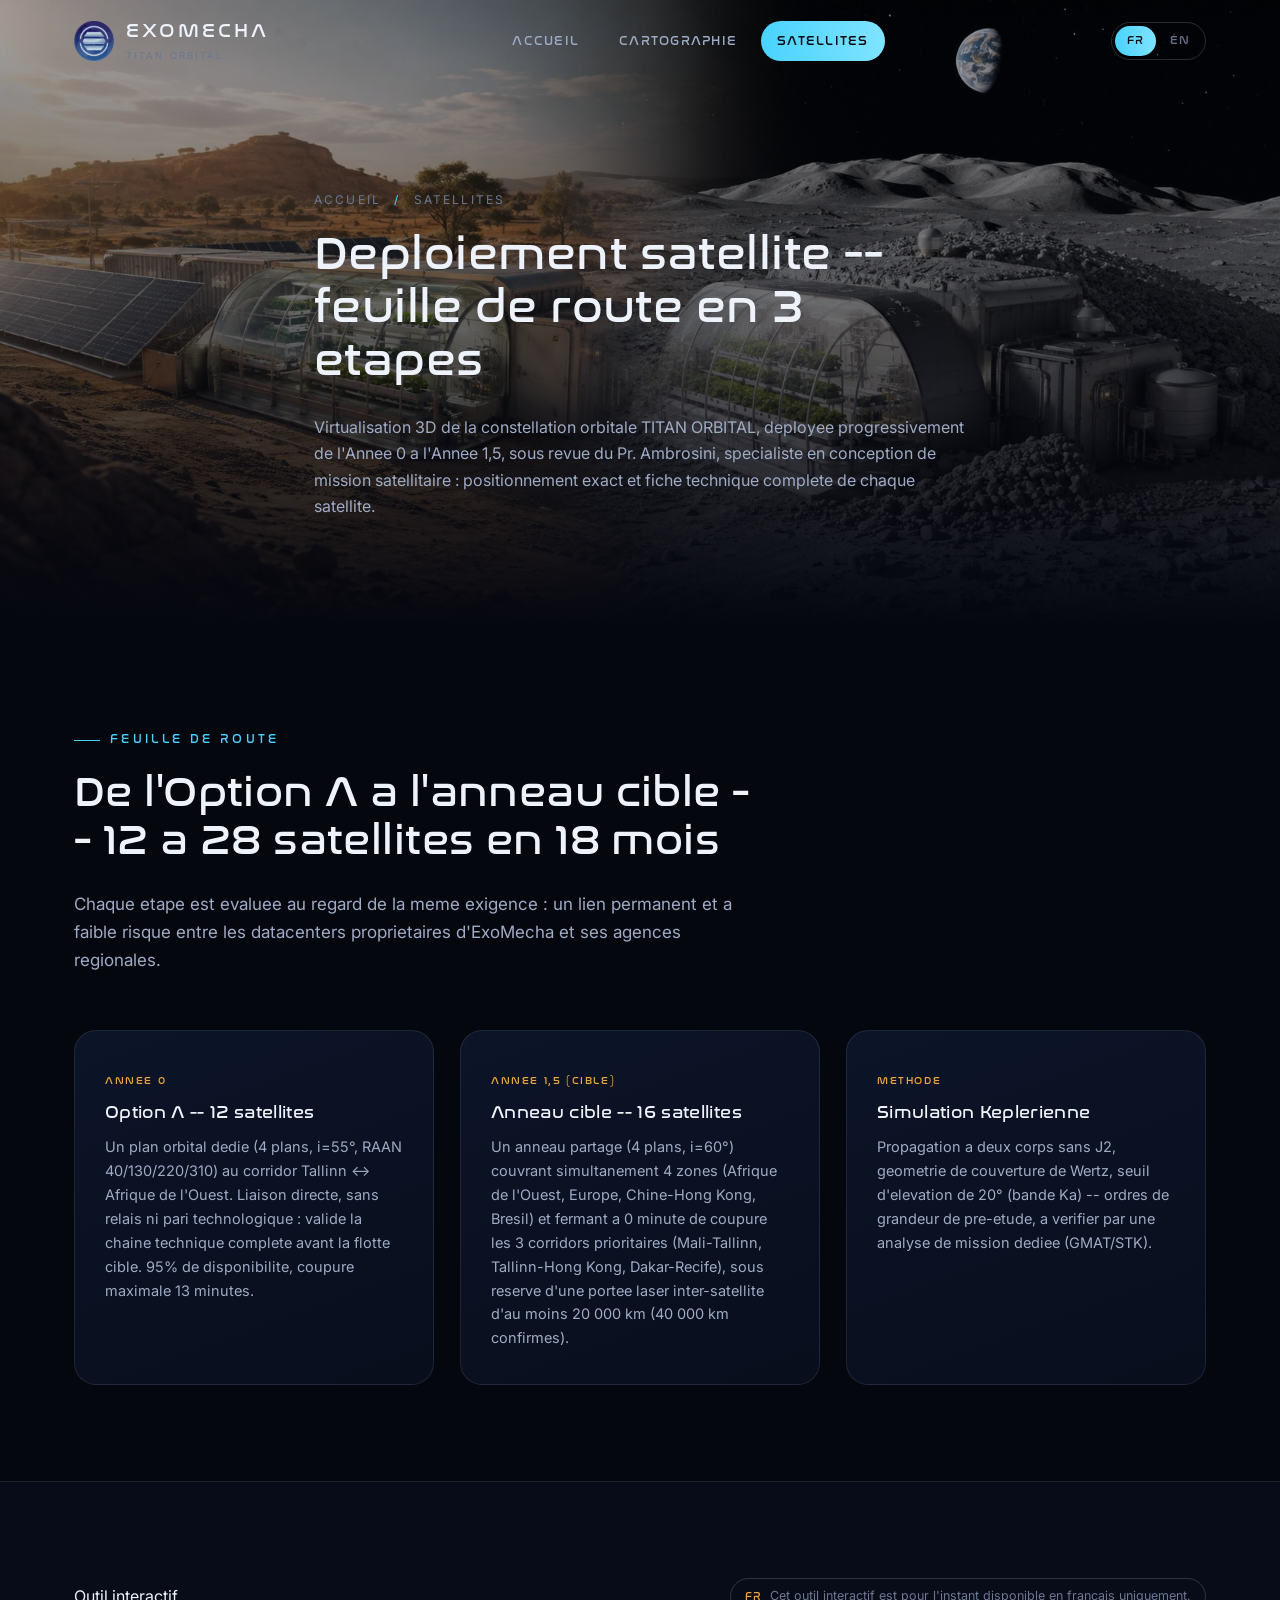
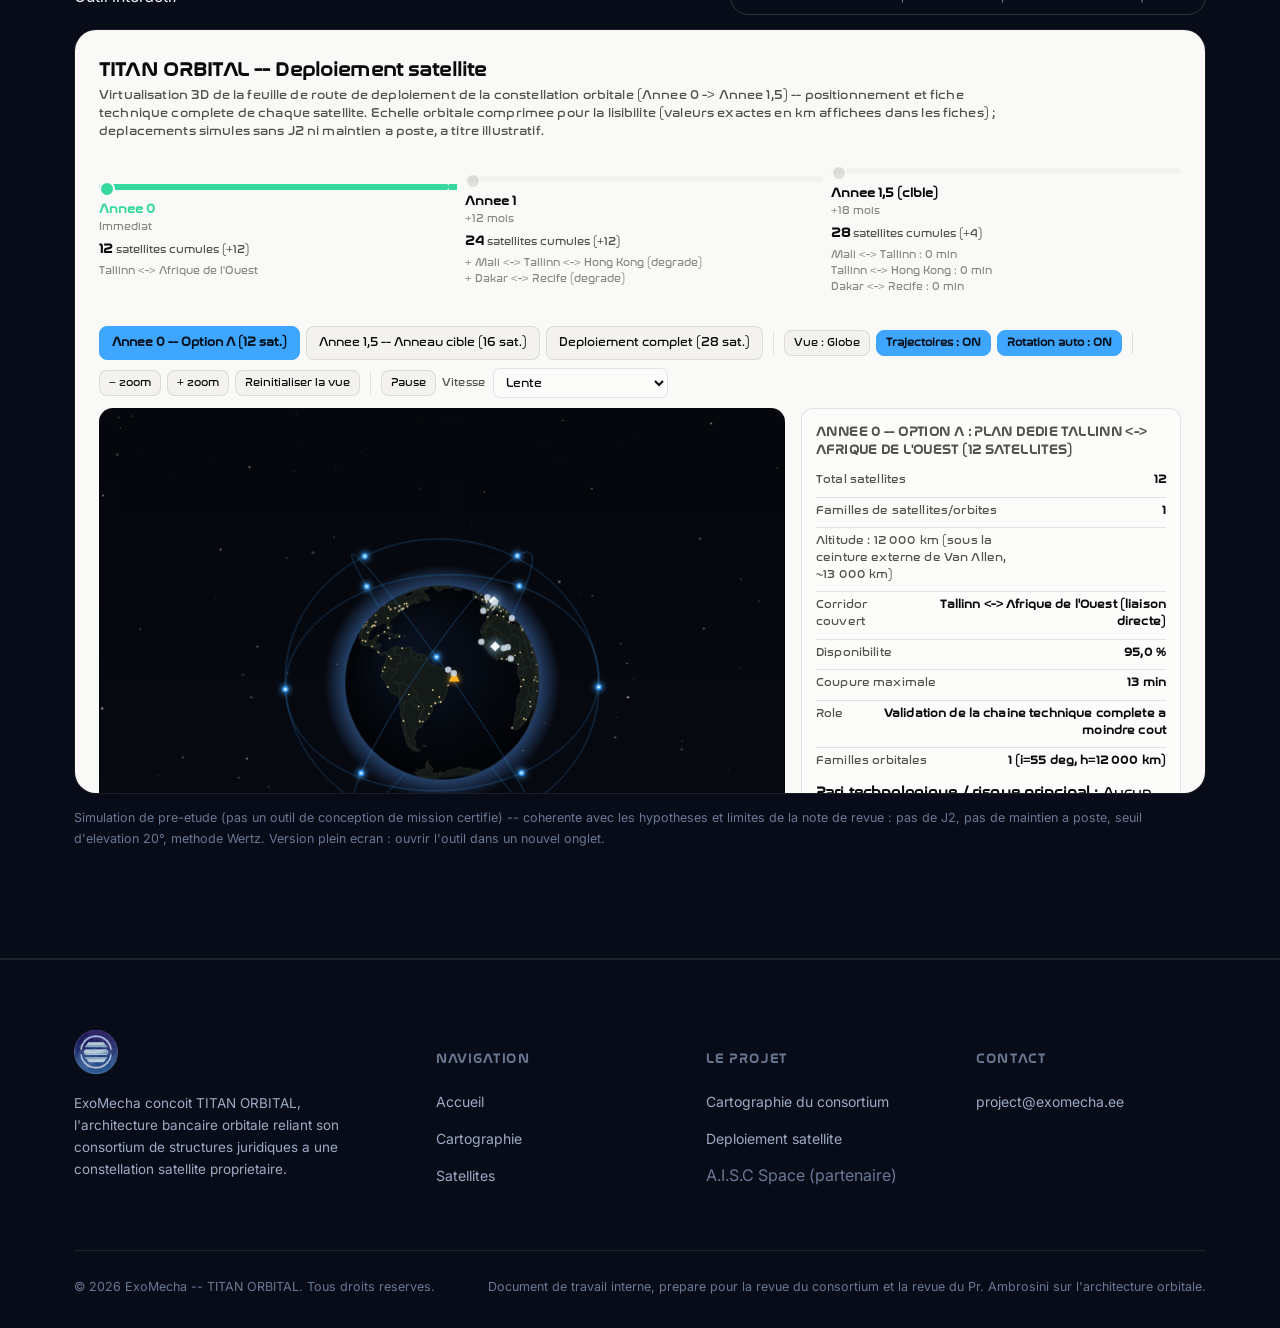
<file: satellites.html>
<!DOCTYPE html>
<html lang="fr">
<head>
<meta charset="UTF-8">
<meta name="viewport" content="width=device-width, initial-scale=1.0">
<title>Deploiement satellite -- ExoMecha / TITAN ORBITAL</title>
<meta name="description" content="Virtualisation 3D de la feuille de route de deploiement de la constellation TITAN ORBITAL (Annee 0 a Annee 1,5) : positionnement et fiche technique complete de chaque satellite.">
<meta property="og:title" content="Deploiement satellite -- ExoMecha / TITAN ORBITAL">
<meta property="og:description" content="Virtualisation 3D de la feuille de route de deploiement de la constellation TITAN ORBITAL (Annee 0 a Annee 1,5) : positionnement et fiche technique complete de chaque satellite.">
<meta property="og:type" content="website">
<meta property="og:image" content="assets/img/research-earth-moon.jpg">
<link rel="icon" type="image/png" href="assets/img/exomecha-logo.png">
<link rel="preconnect" href="https://fonts.googleapis.com">
<link rel="preconnect" href="https://fonts.gstatic.com" crossorigin>
<link href="https://fonts.googleapis.com/css2?family=Inter:wght@400;500;600;700&display=swap" rel="stylesheet">
<link rel="stylesheet" href="assets/css/style.css">
</head>
<body>
<!-- ============ HEADER ============ -->
<header class="site-header">
  <div class="container">
    <a href="index.html" class="brand">
      <img src="assets/img/exomecha-logo.png" alt="ExoMecha" class="brand-logo">
      <span>
        <span class="brand-word font-display">EXOMECHA</span>
        <span class="brand-sub">Titan Orbital</span>
      </span>
    </a>

    <nav class="nav-links">
      <a href="index.html">Accueil</a>
      <a href="cartographie.html">Cartographie</a>
      <a href="satellites.html" class="active">Satellites</a>
    </nav>

    <div class="nav-cta">
      <div class="lang-switch">
        <a href="satellites.html" class="is-active">FR</a>
        <a href="en/satellites.html">EN</a>
      </div>
      <button class="nav-toggle" aria-label="Ouvrir le menu" aria-expanded="false">
        <span></span><span></span><span></span>
      </button>
    </div>
  </div>
</header>

<!-- ============ PAGE HERO ============ -->
<section class="page-hero">
  <div class="hero-bg" style="background-image:url('assets/img/research-earth-moon.jpg');"></div>
  <div class="container page-hero-inner">
    <div class="breadcrumb">Accueil <span class="sep">/</span> Satellites</div>
    <h1 class="font-display">Deploiement satellite -- feuille de route en 3 etapes</h1>
    <p class="lead">Virtualisation 3D de la constellation orbitale TITAN ORBITAL, deployee progressivement de l'Annee 0 a l'Annee 1,5, sous revue du Pr. Ambrosini, specialiste en conception de mission satellitaire : positionnement exact et fiche technique complete de chaque satellite.</p>
  </div>
</section>

<!-- ============ FEUILLE DE ROUTE ============ -->
<section class="section">
  <div class="container">
    <div class="section-head" data-reveal>
      <div class="eyebrow">Feuille de route</div>
      <h2 class="font-display">De l'Option A a l'anneau cible -- 12 a 28 satellites en 18 mois</h2>
      <p>Chaque etape est evaluee au regard de la meme exigence : un lien permanent et a faible risque entre les datacenters proprietaires d'ExoMecha et ses agences regionales.</p>
    </div>

    <div class="grid grid-3" data-reveal>
      <div class="card">
        <span class="tag">Annee 0</span>
        <h3>Option A -- 12 satellites</h3>
        <p>Un plan orbital dedie (4 plans, i=55&deg;, RAAN 40/130/220/310) au corridor Tallinn &lt;-&gt; Afrique de l'Ouest. Liaison directe, sans relais ni pari technologique : valide la chaine technique complete avant la flotte cible. 95% de disponibilite, coupure maximale 13 minutes.</p>
      </div>
      <div class="card">
        <span class="tag">Annee 1,5 (cible)</span>
        <h3>Anneau cible -- 16 satellites</h3>
        <p>Un anneau partage (4 plans, i=60&deg;) couvrant simultanement 4 zones (Afrique de l'Ouest, Europe, Chine-Hong Kong, Bresil) et fermant a 0 minute de coupure les 3 corridors prioritaires (Mali-Tallinn, Tallinn-Hong Kong, Dakar-Recife), sous reserve d'une portee laser inter-satellite d'au moins 20 000 km (40 000 km confirmes).</p>
      </div>
      <div class="card">
        <span class="tag">Methode</span>
        <h3>Simulation Keplerienne</h3>
        <p>Propagation a deux corps sans J2, geometrie de couverture de Wertz, seuil d'elevation de 20&deg; (bande Ka) -- ordres de grandeur de pre-etude, a verifier par une analyse de mission dediee (GMAT/STK).</p>
      </div>
    </div>
  </div>
</section>

<!-- ============ OUTIL ============ -->
<section class="section section--alt">
  <div class="container">
    <div class="tool-panel-bar" data-reveal>
      <span class="frame-tag">Outil interactif</span>
      <span class="lang-note"><strong>FR</strong> Cet outil interactif est pour l'instant disponible en francais uniquement.</span>
    </div>
    <div class="tool-panel" data-reveal>
      <iframe src="apps/satellites-app.html" title="Deploiement satellite TITAN ORBITAL" loading="lazy"></iframe>
    </div>
    <p class="form-note">Simulation de pre-etude (pas un outil de conception de mission certifie) -- coherente avec les hypotheses et limites de la note de revue : pas de J2, pas de maintien a poste, seuil d'elevation 20&deg;, methode Wertz. Version plein ecran : <a href="apps/satellites-app.html" target="_blank" rel="noopener">ouvrir l'outil dans un nouvel onglet</a>.</p>
  </div>
</section>
<!-- ============ FOOTER ============ -->
<footer class="site-footer">
  <div class="container">
    <div class="footer-top">
      <div class="footer-brand">
        <a href="index.html" class="brand">
          <img src="assets/img/exomecha-logo.png" alt="ExoMecha" class="brand-logo">
        </a>
        <p>ExoMecha concoit TITAN ORBITAL, l'architecture bancaire orbitale reliant son consortium de structures juridiques a une constellation satellite proprietaire.</p>
      </div>

      <div class="footer-col">
        <h5>Navigation</h5>
        <ul>
          <li><a href="index.html">Accueil</a></li>
          <li><a href="cartographie.html">Cartographie</a></li>
          <li><a href="satellites.html">Satellites</a></li>
        </ul>
      </div>

      <div class="footer-col">
        <h5>Le projet</h5>
        <ul>
          <li><a href="cartographie.html">Cartographie du consortium</a></li>
          <li><a href="satellites.html">Deploiement satellite</a></li>
          <li><span style="color:var(--text-faint);">A.I.S.C Space (partenaire)</span></li>
        </ul>
      </div>

      <div class="footer-col">
        <h5>Contact</h5>
        <ul>
          <li><a href="mailto:project@exomecha.ee">project@exomecha.ee</a></li>
        </ul>
      </div>
    </div>

    <div class="footer-bottom">
      <span>&copy; <span id="year">2026</span> ExoMecha -- TITAN ORBITAL. Tous droits reserves.</span>
      <span>Document de travail interne, prepare pour la revue du consortium et la revue du Pr. Ambrosini sur l'architecture orbitale.</span>
    </div>
  </div>
</footer>

<button class="to-top" aria-label="Retour en haut">
  <svg viewBox="0 0 24 24" fill="none" stroke="currentColor" stroke-width="2" stroke-linecap="round" stroke-linejoin="round"><path d="m18 15-6-6-6 6"/></svg>
</button>

<script src="assets/js/script.js"></script>
</body>
</html>
</file>
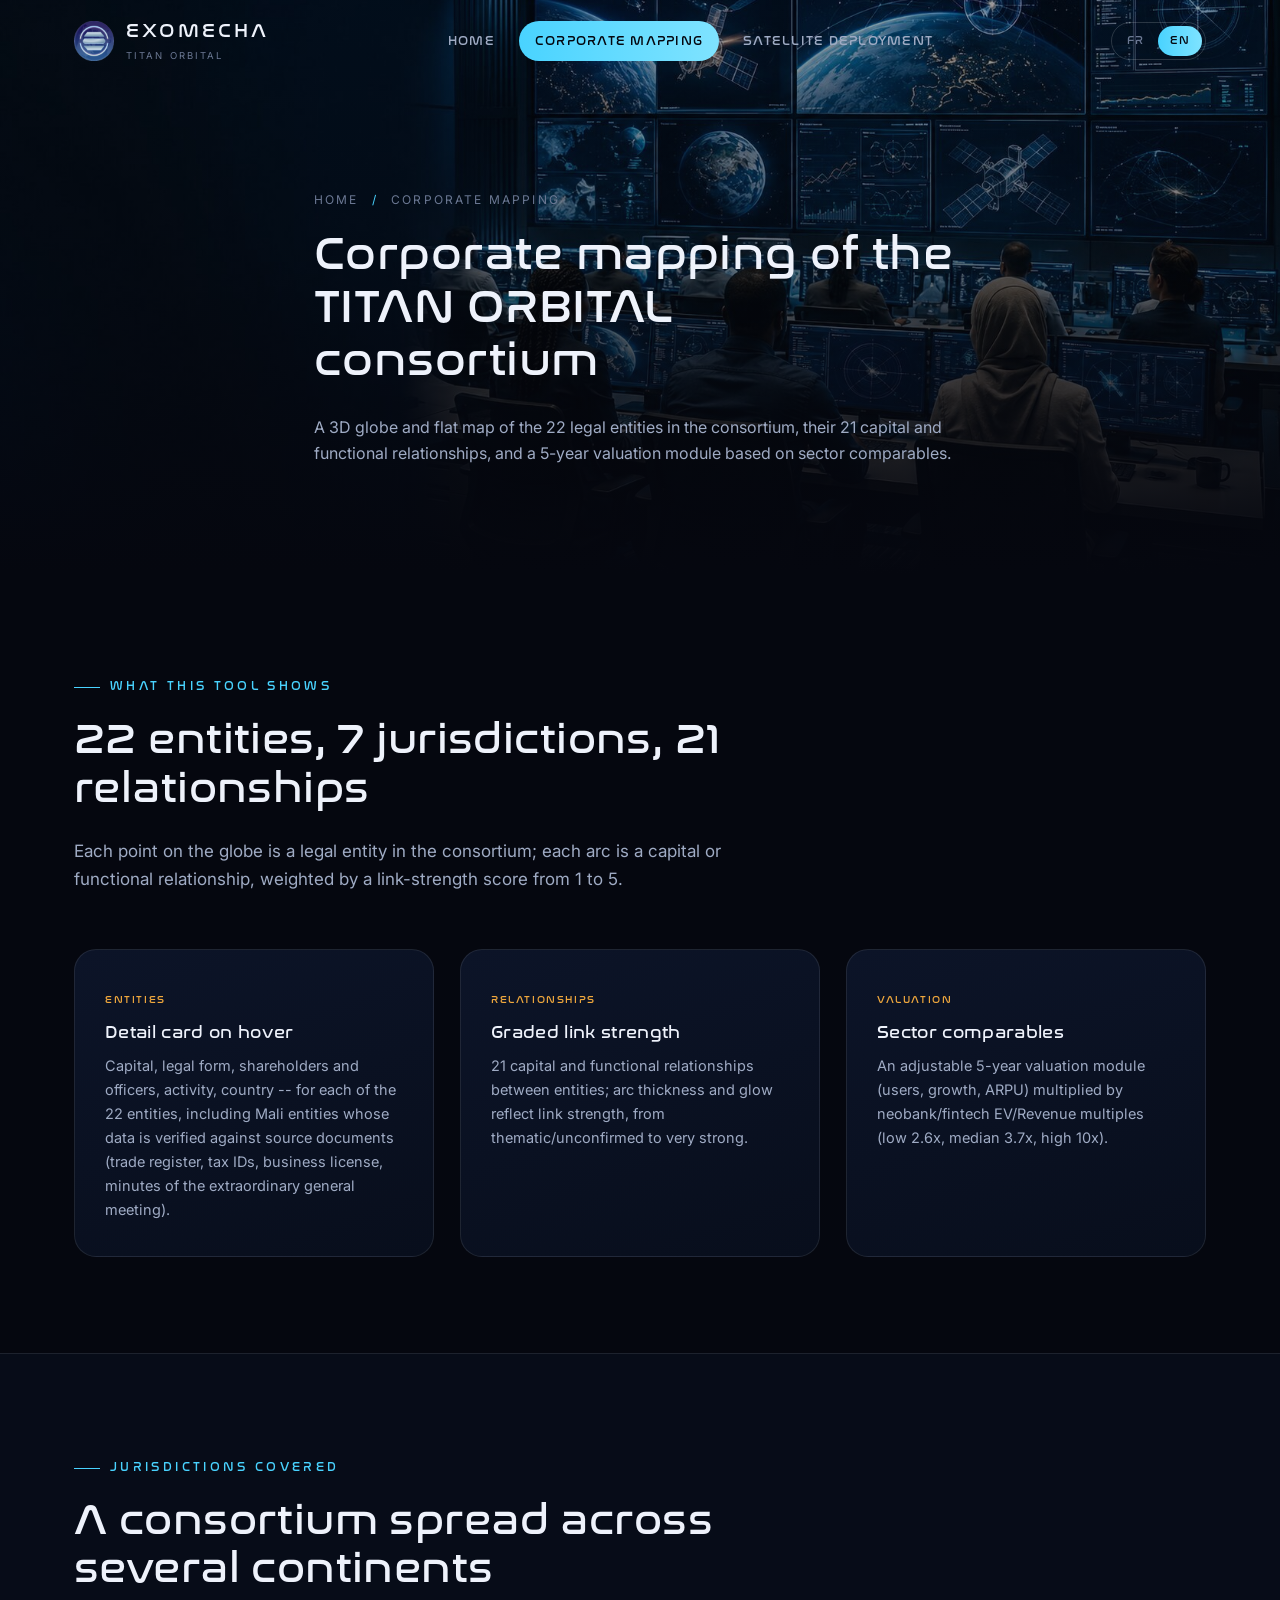
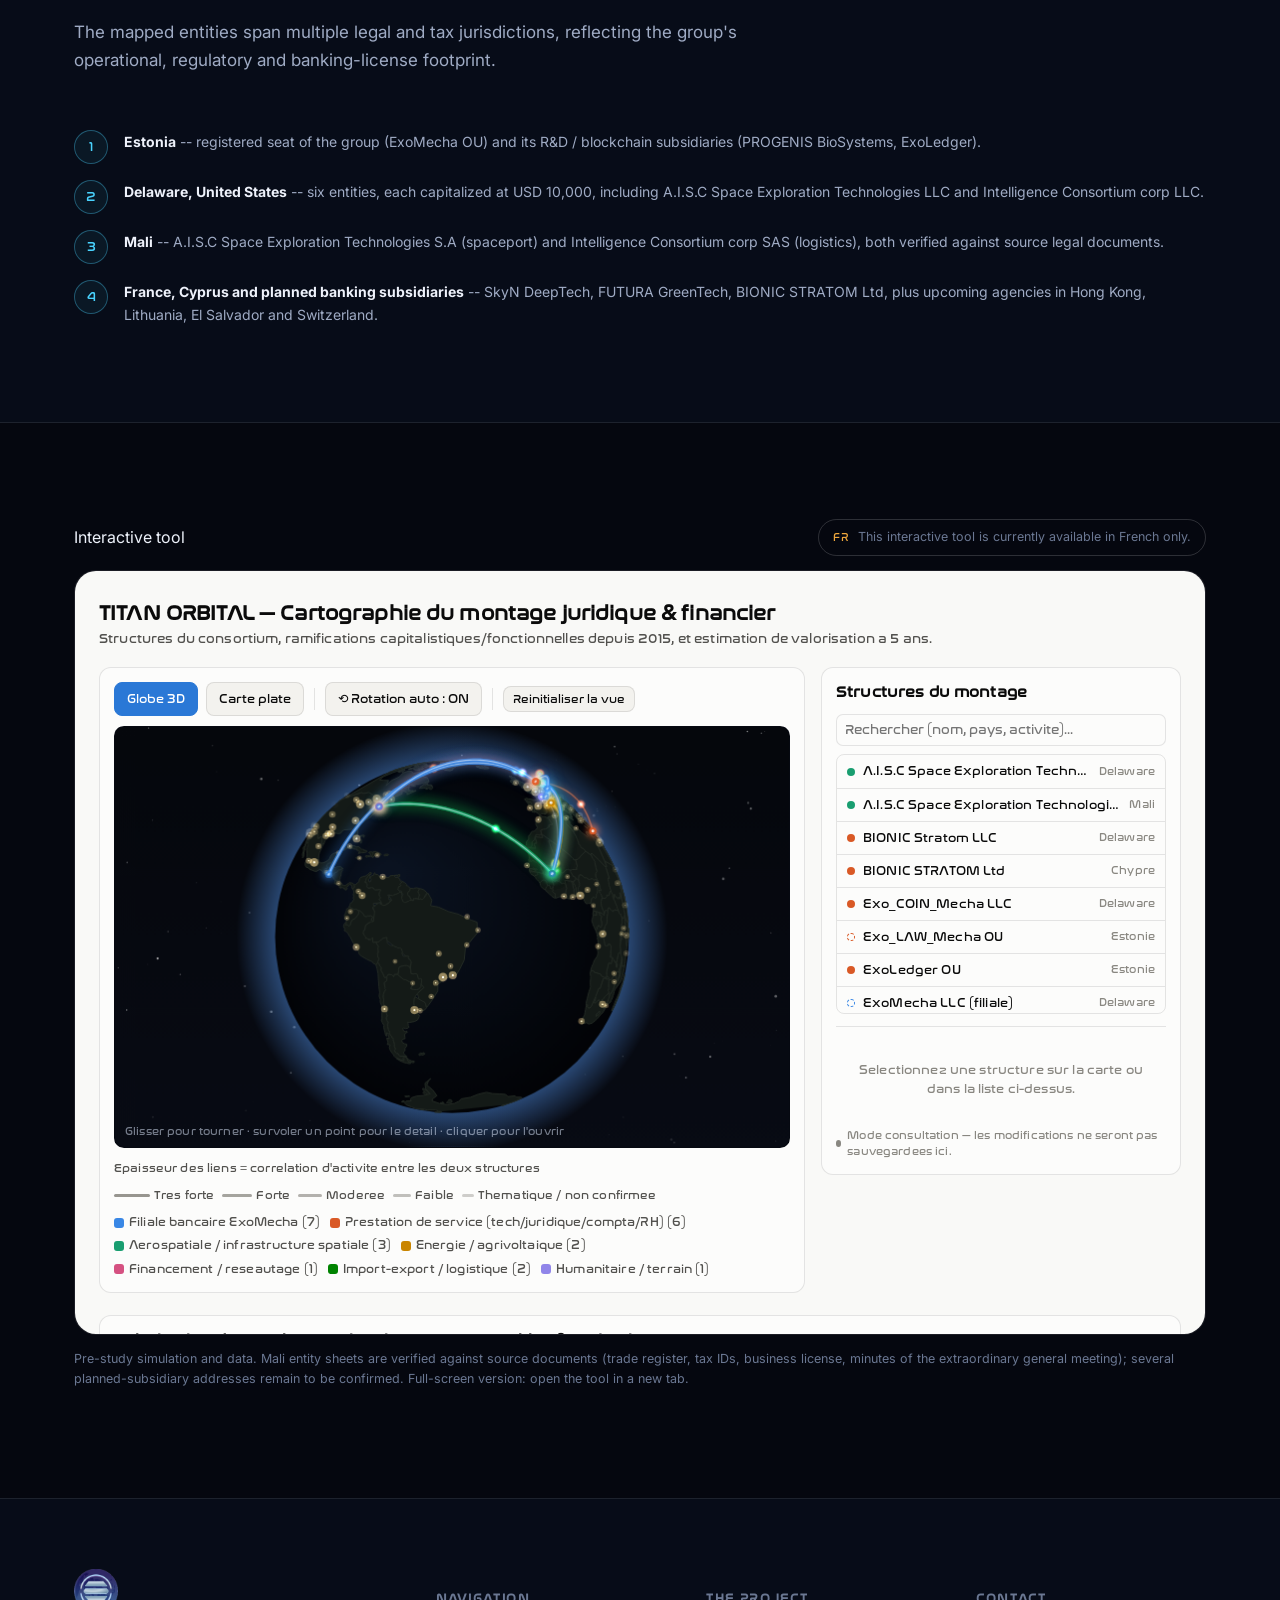
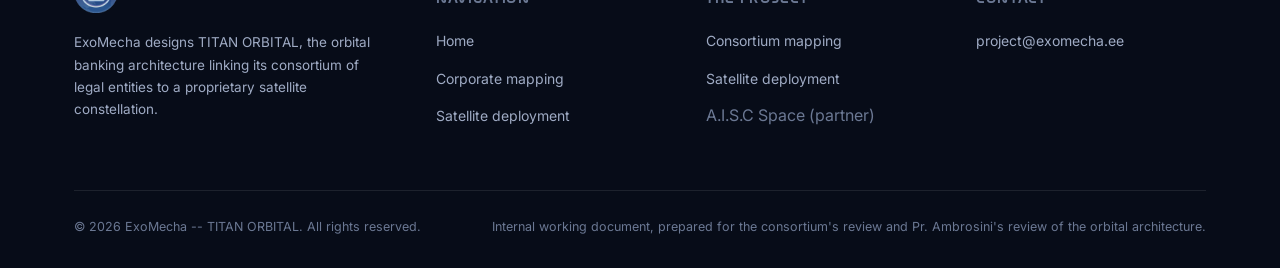
<file: en/cartography.html>
<!DOCTYPE html>
<html lang="en">
<head>
<meta charset="UTF-8">
<meta name="viewport" content="width=device-width, initial-scale=1.0">
<title>Corporate Mapping -- ExoMecha / TITAN ORBITAL</title>
<meta name="description" content="An interactive 3D globe of the 22 legal entities in the TITAN ORBITAL consortium, their capital relationships, and a sector-comparables valuation module.">
<meta property="og:title" content="Corporate Mapping -- ExoMecha / TITAN ORBITAL">
<meta property="og:description" content="An interactive 3D globe of the 22 legal entities in the TITAN ORBITAL consortium, their capital relationships, and a sector-comparables valuation module.">
<meta property="og:type" content="website">
<meta property="og:image" content="../assets/img/control-room.jpg">
<link rel="icon" type="image/png" href="../assets/img/exomecha-logo.png">
<link rel="preconnect" href="https://fonts.googleapis.com">
<link rel="preconnect" href="https://fonts.gstatic.com" crossorigin>
<link href="https://fonts.googleapis.com/css2?family=Inter:wght@400;500;600;700&display=swap" rel="stylesheet">
<link rel="stylesheet" href="../assets/css/style.css">
</head>
<body>
<!-- ============ HEADER ============ -->
<header class="site-header">
  <div class="container">
    <a href="index.html" class="brand">
      <img src="../assets/img/exomecha-logo.png" alt="ExoMecha" class="brand-logo">
      <span>
        <span class="brand-word font-display">EXOMECHA</span>
        <span class="brand-sub">Titan Orbital</span>
      </span>
    </a>

    <nav class="nav-links">
      <a href="index.html">Home</a>
      <a href="cartography.html" class="active">Corporate Mapping</a>
      <a href="satellites.html">Satellite Deployment</a>
    </nav>

    <div class="nav-cta">
      <div class="lang-switch">
        <a href="../cartographie.html">FR</a>
        <a href="cartography.html" class="is-active">EN</a>
      </div>
      <button class="nav-toggle" aria-label="Open menu" aria-expanded="false">
        <span></span><span></span><span></span>
      </button>
    </div>
  </div>
</header>

<!-- ============ PAGE HERO ============ -->
<section class="page-hero">
  <div class="hero-bg" style="background-image:url('../assets/img/control-room.jpg');"></div>
  <div class="container page-hero-inner">
    <div class="breadcrumb">Home <span class="sep">/</span> Corporate Mapping</div>
    <h1 class="font-display">Corporate mapping of the TITAN ORBITAL consortium</h1>
    <p class="lead">A 3D globe and flat map of the 22 legal entities in the consortium, their 21 capital and functional relationships, and a 5-year valuation module based on sector comparables.</p>
  </div>
</section>

<!-- ============ WHAT IT SHOWS ============ -->
<section class="section">
  <div class="container">
    <div class="section-head" data-reveal>
      <div class="eyebrow">What this tool shows</div>
      <h2 class="font-display">22 entities, 7 jurisdictions, 21 relationships</h2>
      <p>Each point on the globe is a legal entity in the consortium; each arc is a capital or functional relationship, weighted by a link-strength score from 1 to 5.</p>
    </div>

    <div class="grid grid-3" data-reveal>
      <div class="card">
        <span class="tag">Entities</span>
        <h3>Detail card on hover</h3>
        <p>Capital, legal form, shareholders and officers, activity, country -- for each of the 22 entities, including Mali entities whose data is verified against source documents (trade register, tax IDs, business license, minutes of the extraordinary general meeting).</p>
      </div>
      <div class="card">
        <span class="tag">Relationships</span>
        <h3>Graded link strength</h3>
        <p>21 capital and functional relationships between entities; arc thickness and glow reflect link strength, from thematic/unconfirmed to very strong.</p>
      </div>
      <div class="card">
        <span class="tag">Valuation</span>
        <h3>Sector comparables</h3>
        <p>An adjustable 5-year valuation module (users, growth, ARPU) multiplied by neobank/fintech EV/Revenue multiples (low 2.6x, median 3.7x, high 10x).</p>
      </div>
    </div>
  </div>
</section>

<!-- ============ JURISDICTIONS ============ -->
<section class="section section--alt">
  <div class="container">
    <div class="section-head" data-reveal>
      <div class="eyebrow">Jurisdictions covered</div>
      <h2 class="font-display">A consortium spread across several continents</h2>
      <p>The mapped entities span multiple legal and tax jurisdictions, reflecting the group's operational, regulatory and banking-license footprint.</p>
    </div>
    <div class="method-list" data-reveal>
      <div class="method-item"><span class="idx">1</span><p><strong>Estonia</strong> -- registered seat of the group (ExoMecha OU) and its R&amp;D / blockchain subsidiaries (PROGENIS BioSystems, ExoLedger).</p></div>
      <div class="method-item"><span class="idx">2</span><p><strong>Delaware, United States</strong> -- six entities, each capitalized at USD 10,000, including A.I.S.C Space Exploration Technologies LLC and Intelligence Consortium corp LLC.</p></div>
      <div class="method-item"><span class="idx">3</span><p><strong>Mali</strong> -- A.I.S.C Space Exploration Technologies S.A (spaceport) and Intelligence Consortium corp SAS (logistics), both verified against source legal documents.</p></div>
      <div class="method-item"><span class="idx">4</span><p><strong>France, Cyprus and planned banking subsidiaries</strong> -- SkyN DeepTech, FUTURA GreenTech, BIONIC STRATOM Ltd, plus upcoming agencies in Hong Kong, Lithuania, El Salvador and Switzerland.</p></div>
    </div>
  </div>
</section>

<!-- ============ TOOL ============ -->
<section class="section">
  <div class="container">
    <div class="tool-panel-bar" data-reveal>
      <span class="frame-tag">Interactive tool</span>
      <span class="lang-note"><strong>FR</strong> This interactive tool is currently available in French only.</span>
    </div>
    <div class="tool-panel" data-reveal>
      <iframe src="../apps/cartographie-app.html" title="TITAN ORBITAL corporate mapping" loading="lazy"></iframe>
    </div>
    <p class="form-note">Pre-study simulation and data. Mali entity sheets are verified against source documents (trade register, tax IDs, business license, minutes of the extraordinary general meeting); several planned-subsidiary addresses remain to be confirmed. Full-screen version: <a href="../apps/cartographie-app.html" target="_blank" rel="noopener">open the tool in a new tab</a>.</p>
  </div>
</section>
<!-- ============ FOOTER ============ -->
<footer class="site-footer">
  <div class="container">
    <div class="footer-top">
      <div class="footer-brand">
        <a href="index.html" class="brand">
          <img src="../assets/img/exomecha-logo.png" alt="ExoMecha" class="brand-logo">
        </a>
        <p>ExoMecha designs TITAN ORBITAL, the orbital banking architecture linking its consortium of legal entities to a proprietary satellite constellation.</p>
      </div>

      <div class="footer-col">
        <h5>Navigation</h5>
        <ul>
          <li><a href="index.html">Home</a></li>
          <li><a href="cartography.html">Corporate mapping</a></li>
          <li><a href="satellites.html">Satellite deployment</a></li>
        </ul>
      </div>

      <div class="footer-col">
        <h5>The project</h5>
        <ul>
          <li><a href="cartography.html">Consortium mapping</a></li>
          <li><a href="satellites.html">Satellite deployment</a></li>
          <li><span style="color:var(--text-faint);">A.I.S.C Space (partner)</span></li>
        </ul>
      </div>

      <div class="footer-col">
        <h5>Contact</h5>
        <ul>
          <li><a href="mailto:project@exomecha.ee">project@exomecha.ee</a></li>
        </ul>
      </div>
    </div>

    <div class="footer-bottom">
      <span>&copy; <span id="year">2026</span> ExoMecha -- TITAN ORBITAL. All rights reserved.</span>
      <span>Internal working document, prepared for the consortium's review and Pr. Ambrosini's review of the orbital architecture.</span>
    </div>
  </div>
</footer>

<button class="to-top" aria-label="Back to top">
  <svg viewBox="0 0 24 24" fill="none" stroke="currentColor" stroke-width="2" stroke-linecap="round" stroke-linejoin="round"><path d="m18 15-6-6-6 6"/></svg>
</button>

<script src="../assets/js/script.js"></script>
</body>
</html>
</file>
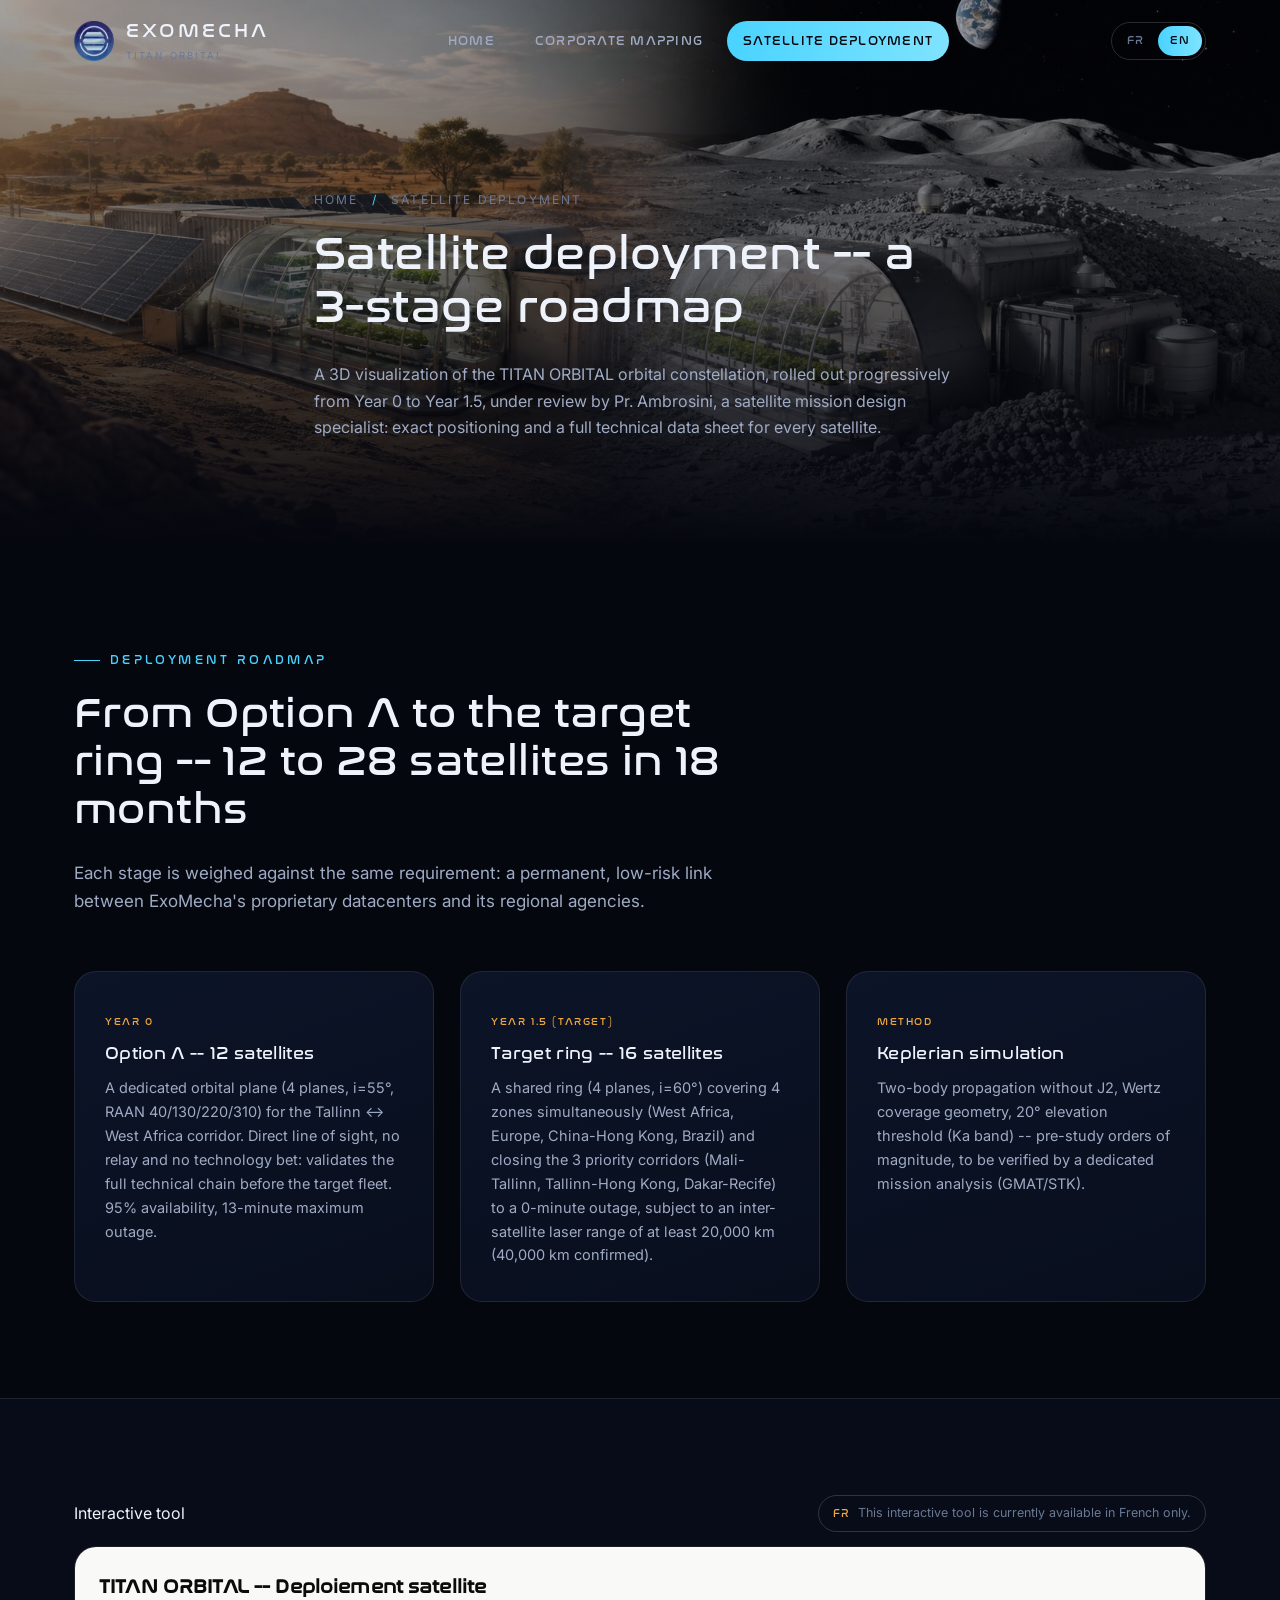
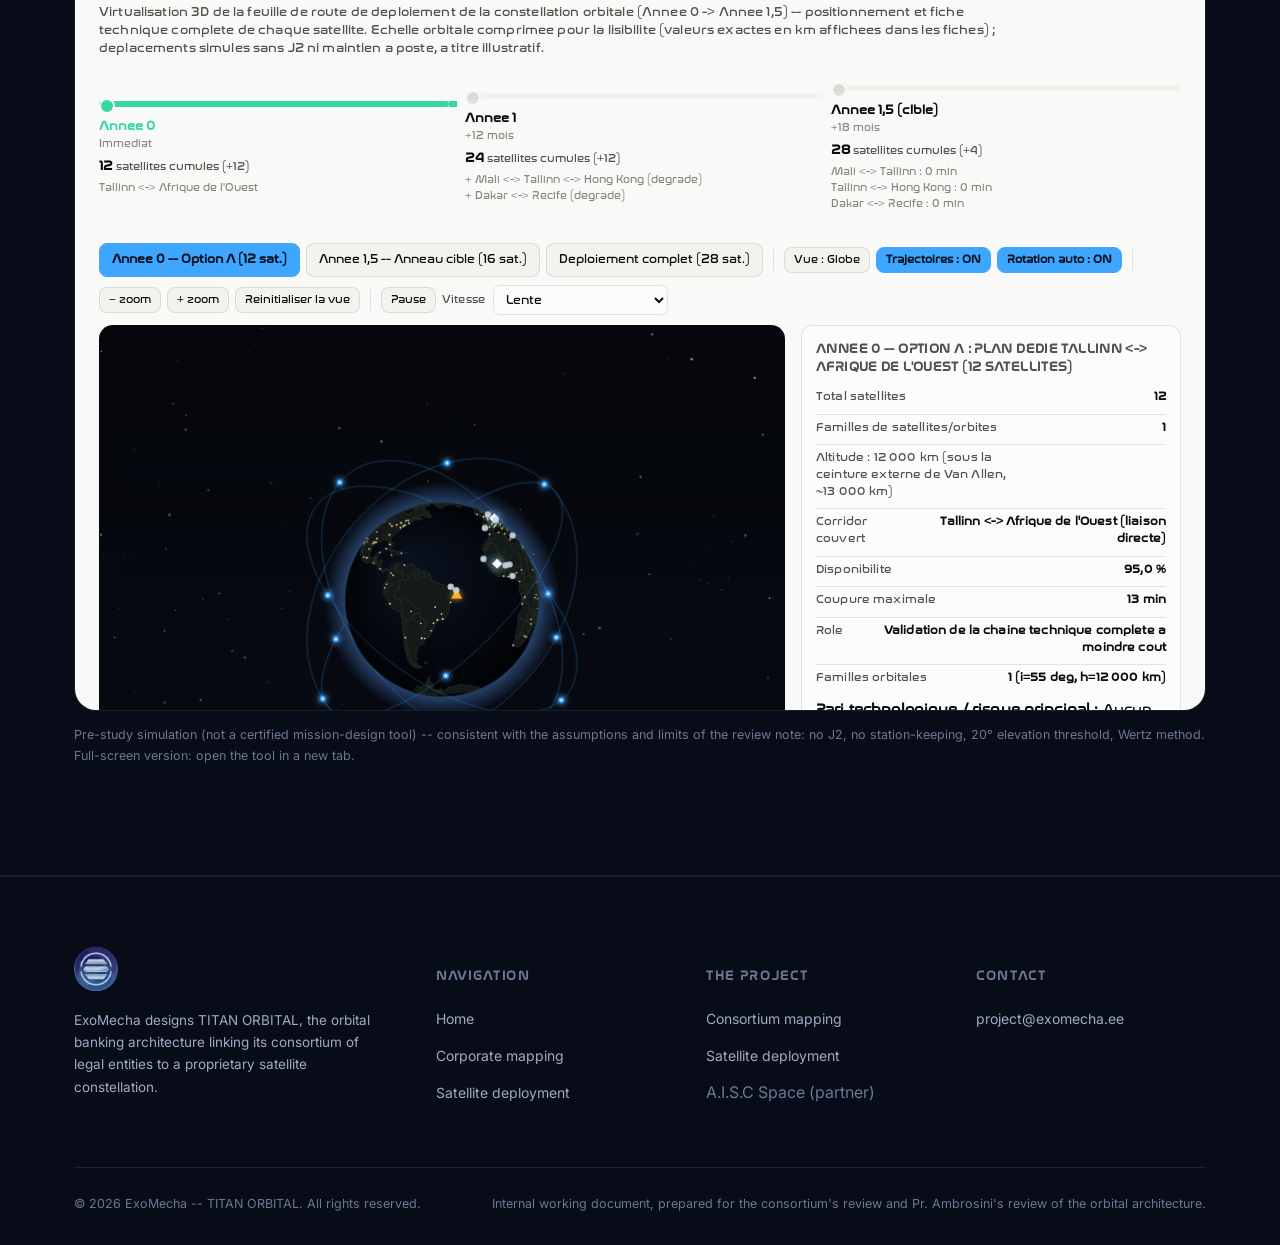
<file: en/satellites.html>
<!DOCTYPE html>
<html lang="en">
<head>
<meta charset="UTF-8">
<meta name="viewport" content="width=device-width, initial-scale=1.0">
<title>Satellite Deployment -- ExoMecha / TITAN ORBITAL</title>
<meta name="description" content="A 3D visualization of the TITAN ORBITAL constellation's deployment roadmap (Year 0 to Year 1.5): exact positioning and a full technical data sheet for every satellite.">
<meta property="og:title" content="Satellite Deployment -- ExoMecha / TITAN ORBITAL">
<meta property="og:description" content="A 3D visualization of the TITAN ORBITAL constellation's deployment roadmap (Year 0 to Year 1.5): exact positioning and a full technical data sheet for every satellite.">
<meta property="og:type" content="website">
<meta property="og:image" content="../assets/img/research-earth-moon.jpg">
<link rel="icon" type="image/png" href="../assets/img/exomecha-logo.png">
<link rel="preconnect" href="https://fonts.googleapis.com">
<link rel="preconnect" href="https://fonts.gstatic.com" crossorigin>
<link href="https://fonts.googleapis.com/css2?family=Inter:wght@400;500;600;700&display=swap" rel="stylesheet">
<link rel="stylesheet" href="../assets/css/style.css">
</head>
<body>
<!-- ============ HEADER ============ -->
<header class="site-header">
  <div class="container">
    <a href="index.html" class="brand">
      <img src="../assets/img/exomecha-logo.png" alt="ExoMecha" class="brand-logo">
      <span>
        <span class="brand-word font-display">EXOMECHA</span>
        <span class="brand-sub">Titan Orbital</span>
      </span>
    </a>

    <nav class="nav-links">
      <a href="index.html">Home</a>
      <a href="cartography.html">Corporate Mapping</a>
      <a href="satellites.html" class="active">Satellite Deployment</a>
    </nav>

    <div class="nav-cta">
      <div class="lang-switch">
        <a href="../satellites.html">FR</a>
        <a href="satellites.html" class="is-active">EN</a>
      </div>
      <button class="nav-toggle" aria-label="Open menu" aria-expanded="false">
        <span></span><span></span><span></span>
      </button>
    </div>
  </div>
</header>

<!-- ============ PAGE HERO ============ -->
<section class="page-hero">
  <div class="hero-bg" style="background-image:url('../assets/img/research-earth-moon.jpg');"></div>
  <div class="container page-hero-inner">
    <div class="breadcrumb">Home <span class="sep">/</span> Satellite Deployment</div>
    <h1 class="font-display">Satellite deployment -- a 3-stage roadmap</h1>
    <p class="lead">A 3D visualization of the TITAN ORBITAL orbital constellation, rolled out progressively from Year 0 to Year 1.5, under review by Pr. Ambrosini, a satellite mission design specialist: exact positioning and a full technical data sheet for every satellite.</p>
  </div>
</section>

<!-- ============ ROADMAP ============ -->
<section class="section">
  <div class="container">
    <div class="section-head" data-reveal>
      <div class="eyebrow">Deployment roadmap</div>
      <h2 class="font-display">From Option A to the target ring -- 12 to 28 satellites in 18 months</h2>
      <p>Each stage is weighed against the same requirement: a permanent, low-risk link between ExoMecha's proprietary datacenters and its regional agencies.</p>
    </div>

    <div class="grid grid-3" data-reveal>
      <div class="card">
        <span class="tag">Year 0</span>
        <h3>Option A -- 12 satellites</h3>
        <p>A dedicated orbital plane (4 planes, i=55&deg;, RAAN 40/130/220/310) for the Tallinn &lt;-&gt; West Africa corridor. Direct line of sight, no relay and no technology bet: validates the full technical chain before the target fleet. 95% availability, 13-minute maximum outage.</p>
      </div>
      <div class="card">
        <span class="tag">Year 1.5 (target)</span>
        <h3>Target ring -- 16 satellites</h3>
        <p>A shared ring (4 planes, i=60&deg;) covering 4 zones simultaneously (West Africa, Europe, China-Hong Kong, Brazil) and closing the 3 priority corridors (Mali-Tallinn, Tallinn-Hong Kong, Dakar-Recife) to a 0-minute outage, subject to an inter-satellite laser range of at least 20,000 km (40,000 km confirmed).</p>
      </div>
      <div class="card">
        <span class="tag">Method</span>
        <h3>Keplerian simulation</h3>
        <p>Two-body propagation without J2, Wertz coverage geometry, 20&deg; elevation threshold (Ka band) -- pre-study orders of magnitude, to be verified by a dedicated mission analysis (GMAT/STK).</p>
      </div>
    </div>
  </div>
</section>

<!-- ============ TOOL ============ -->
<section class="section section--alt">
  <div class="container">
    <div class="tool-panel-bar" data-reveal>
      <span class="frame-tag">Interactive tool</span>
      <span class="lang-note"><strong>FR</strong> This interactive tool is currently available in French only.</span>
    </div>
    <div class="tool-panel" data-reveal>
      <iframe src="../apps/satellites-app.html" title="TITAN ORBITAL satellite deployment" loading="lazy"></iframe>
    </div>
    <p class="form-note">Pre-study simulation (not a certified mission-design tool) -- consistent with the assumptions and limits of the review note: no J2, no station-keeping, 20&deg; elevation threshold, Wertz method. Full-screen version: <a href="../apps/satellites-app.html" target="_blank" rel="noopener">open the tool in a new tab</a>.</p>
  </div>
</section>
<!-- ============ FOOTER ============ -->
<footer class="site-footer">
  <div class="container">
    <div class="footer-top">
      <div class="footer-brand">
        <a href="index.html" class="brand">
          <img src="../assets/img/exomecha-logo.png" alt="ExoMecha" class="brand-logo">
        </a>
        <p>ExoMecha designs TITAN ORBITAL, the orbital banking architecture linking its consortium of legal entities to a proprietary satellite constellation.</p>
      </div>

      <div class="footer-col">
        <h5>Navigation</h5>
        <ul>
          <li><a href="index.html">Home</a></li>
          <li><a href="cartography.html">Corporate mapping</a></li>
          <li><a href="satellites.html">Satellite deployment</a></li>
        </ul>
      </div>

      <div class="footer-col">
        <h5>The project</h5>
        <ul>
          <li><a href="cartography.html">Consortium mapping</a></li>
          <li><a href="satellites.html">Satellite deployment</a></li>
          <li><span style="color:var(--text-faint);">A.I.S.C Space (partner)</span></li>
        </ul>
      </div>

      <div class="footer-col">
        <h5>Contact</h5>
        <ul>
          <li><a href="mailto:project@exomecha.ee">project@exomecha.ee</a></li>
        </ul>
      </div>
    </div>

    <div class="footer-bottom">
      <span>&copy; <span id="year">2026</span> ExoMecha -- TITAN ORBITAL. All rights reserved.</span>
      <span>Internal working document, prepared for the consortium's review and Pr. Ambrosini's review of the orbital architecture.</span>
    </div>
  </div>
</footer>

<button class="to-top" aria-label="Back to top">
  <svg viewBox="0 0 24 24" fill="none" stroke="currentColor" stroke-width="2" stroke-linecap="round" stroke-linejoin="round"><path d="m18 15-6-6-6 6"/></svg>
</button>

<script src="../assets/js/script.js"></script>
</body>
</html>
</file>
<file: assets/css/style.css>
/* ==========================================================================
   ExoMecha — TITAN ORBITAL — Design System
   (derived from the A.I.S.C Space Exploration Technologies design system —
   same visual identity, extended with a few components for the two
   embedded tools: tool cards, the iframe panel, and the FR/EN tool notice)
   ========================================================================== */

@font-face {
  font-family: "Nasalization";
  src: url("../fonts/nasalizationrg.otf") format("opentype");
  font-weight: 400;
  font-style: normal;
  font-display: swap;
}

:root {
  /* Surfaces */
  --bg: #05070f;
  --bg-soft: #070c18;
  --panel: #0c1428;
  --panel-2: #101c38;
  --border: rgba(255, 255, 255, 0.09);
  --border-strong: rgba(255, 255, 255, 0.16);

  /* Text */
  --text: #eef2fb;
  --text-muted: #9fabc4;
  --text-faint: #6b7893;

  /* Brand accents */
  --cyan: #49d3ff;
  --cyan-dim: #1f8fc2;
  --gold: #f0a83d;
  --gold-dim: #b97a24;

  /* Gradients */
  --grad-hero: linear-gradient(180deg, rgba(5, 7, 15, 0.35) 0%, rgba(5, 7, 15, 0.55) 45%, #05070f 100%);
  --grad-panel: linear-gradient(160deg, #0c1428 0%, #080e1c 100%);
  --grad-accent: linear-gradient(90deg, var(--cyan) 0%, #7fe3ff 100%);

  /* Type */
  --font-display: "Nasalization", "Eurostile", "Segoe UI", sans-serif;
  --font-body: "Inter", -apple-system, BlinkMacSystemFont, "Segoe UI", Roboto, sans-serif;

  /* Layout */
  --container: 1180px;
  --radius-sm: 8px;
  --radius-md: 14px;
  --radius-lg: 22px;
  --shadow-soft: 0 20px 50px -20px rgba(0, 0, 0, 0.6);
}

/* ---------- Reset ---------- */
* , *::before, *::after { box-sizing: border-box; }
html { scroll-behavior: smooth; }
body {
  margin: 0;
  background: var(--bg);
  color: var(--text);
  font-family: var(--font-body);
  font-size: 16px;
  line-height: 1.65;
  -webkit-font-smoothing: antialiased;
  overflow-x: hidden;
}
img { max-width: 100%; display: block; }
a { color: inherit; text-decoration: none; }
ul { list-style: none; margin: 0; padding: 0; }
h1, h2, h3, h4 { margin: 0 0 .6em; font-weight: 400; line-height: 1.15; letter-spacing: .01em; }
p { margin: 0 0 1em; color: var(--text-muted); }
button { font-family: inherit; cursor: pointer; }

.font-display { font-family: var(--font-display); }

/* ---------- Background texture ---------- */
body {
  background-image:
    radial-gradient(ellipse 900px 500px at 15% -10%, rgba(73, 211, 255, 0.10), transparent 60%),
    radial-gradient(ellipse 700px 500px at 90% 10%, rgba(240, 168, 61, 0.07), transparent 55%),
    var(--bg);
  background-attachment: fixed;
}

/* ---------- Container / Section ---------- */
.container { max-width: var(--container); margin: 0 auto; padding: 0 24px; }
.section { padding: 96px 0; position: relative; }
.section--tight { padding: 64px 0; }
.section--alt { background: var(--bg-soft); border-top: 1px solid var(--border); border-bottom: 1px solid var(--border); }

.eyebrow {
  display: inline-flex;
  align-items: center;
  gap: 10px;
  font-family: var(--font-display);
  font-size: 12px;
  letter-spacing: .28em;
  text-transform: uppercase;
  color: var(--cyan);
  margin-bottom: 18px;
}
.eyebrow::before {
  content: "";
  width: 26px;
  height: 1px;
  background: var(--cyan);
  display: inline-block;
}

.section-head { max-width: 680px; margin-bottom: 56px; }
.section-head h2 { font-size: clamp(28px, 3.6vw, 42px); }
.section-head p { font-size: 17px; }
.section-head.center { margin-left: auto; margin-right: auto; text-align: center; }
.section-head.center .eyebrow { justify-content: center; }
.section-head.center .eyebrow::before { display: none; }

/* ---------- Buttons ---------- */
.btn {
  display: inline-flex;
  align-items: center;
  gap: 10px;
  padding: 14px 28px;
  border-radius: 999px;
  font-family: var(--font-display);
  font-size: 13px;
  letter-spacing: .1em;
  text-transform: uppercase;
  border: 1px solid transparent;
  transition: transform .25s ease, box-shadow .25s ease, background .25s ease, border-color .25s ease, color .25s ease;
  white-space: nowrap;
}
.btn:hover { transform: translateY(-2px); }
.btn-primary {
  background: var(--grad-accent);
  color: #06111c;
  box-shadow: 0 10px 30px -8px rgba(73, 211, 255, 0.55);
}
.btn-primary:hover { box-shadow: 0 16px 36px -10px rgba(73, 211, 255, 0.7); }
.btn-ghost {
  background: rgba(255,255,255,0.03);
  color: var(--text);
  border-color: var(--border-strong);
  backdrop-filter: blur(6px);
}
.btn-ghost:hover { border-color: var(--cyan); color: var(--cyan); }
.btn-gold {
  background: linear-gradient(90deg, var(--gold), #ffcf80);
  color: #241503;
  box-shadow: 0 10px 30px -8px rgba(240, 168, 61, 0.5);
}
.btn-sm { padding: 10px 20px; font-size: 11px; }

/* ---------- Header / Nav ---------- */
.site-header {
  position: fixed;
  top: 0; left: 0; right: 0;
  z-index: 100;
  padding: 18px 0;
  transition: background .3s ease, padding .3s ease, border-color .3s ease;
  border-bottom: 1px solid transparent;
}
.site-header.is-scrolled {
  background: rgba(5, 7, 15, 0.86);
  backdrop-filter: blur(14px);
  padding: 12px 0;
  border-color: var(--border);
}
.site-header .container { display: flex; align-items: center; justify-content: space-between; gap: 24px; }

.brand { display: flex; align-items: center; gap: 12px; }
.brand-mark {
  width: 40px; height: 40px;
  border-radius: 10px;
  display: flex; align-items: center; justify-content: center;
  background: linear-gradient(160deg, var(--panel-2), var(--panel));
  border: 1px solid var(--border-strong);
  flex: none;
}
.brand-mark svg { width: 22px; height: 22px; }
.brand-word { font-family: var(--font-display); font-size: 19px; letter-spacing: .16em; line-height: 1; }
.brand-sub { display: block; font-family: var(--font-body); font-size: 9.5px; letter-spacing: .22em; color: var(--text-faint); margin-top: 4px; text-transform: uppercase; }

.brand-logo { height: 40px; width: auto; display: block; }
.footer-brand .brand-logo { height: 44px; }

.nav-links { display: flex; align-items: center; gap: 8px; }
.nav-links a {
  font-family: var(--font-display);
  font-size: 12.5px;
  letter-spacing: .1em;
  text-transform: uppercase;
  color: var(--text-muted);
  padding: 10px 16px;
  border-radius: 999px;
  transition: color .2s ease, background .2s ease;
}
.nav-links a:hover { color: var(--text); background: rgba(255,255,255,0.05); }
.nav-links a.active { color: var(--bg); background: var(--grad-accent); }

.lang-switch {
  display: flex; align-items: center;
  border: 1px solid var(--border-strong);
  border-radius: 999px;
  padding: 3px;
  gap: 2px;
  flex: none;
}
.lang-switch a {
  font-family: var(--font-display);
  font-size: 11px;
  letter-spacing: .08em;
  padding: 6px 12px;
  border-radius: 999px;
  color: var(--text-faint);
  transition: color .2s ease, background .2s ease;
}
.lang-switch a:hover { color: var(--text); }
.lang-switch a.is-active { color: var(--bg); background: var(--grad-accent); }

.nav-cta { display: flex; align-items: center; gap: 14px; }
.nav-toggle {
  display: none;
  flex-direction: column;
  gap: 5px;
  background: none;
  border: 1px solid var(--border-strong);
  border-radius: 8px;
  padding: 10px;
}
.nav-toggle span { width: 20px; height: 2px; background: var(--text); display: block; transition: transform .25s ease, opacity .25s ease; }

/* ---------- Hero ---------- */
.hero {
  position: relative;
  min-height: 100vh;
  display: flex;
  align-items: center;
  padding-top: 120px;
  overflow: hidden;
}
.hero-bg {
  position: absolute; inset: 0;
  background-size: cover;
  background-position: center 62%;
  z-index: 0;
}
.hero-bg::after {
  content: "";
  position: absolute; inset: 0;
  background: var(--grad-hero);
}
.hero-inner { position: relative; z-index: 2; max-width: 760px; }
.hero-inner h1 {
  font-family: var(--font-display);
  font-size: clamp(34px, 5.4vw, 62px);
  line-height: 1.08;
  margin-bottom: 26px;
}
.hero-inner h1 .accent { color: var(--cyan); }
.hero-inner .lead { font-size: 18px; max-width: 560px; color: #cdd6ea; }
.hero-actions { display: flex; gap: 16px; margin-top: 38px; flex-wrap: wrap; }

.hero-scroll {
  position: absolute; bottom: 34px; left: 50%; transform: translateX(-50%);
  z-index: 2;
  display: flex; flex-direction: column; align-items: center; gap: 10px;
  font-family: var(--font-display);
  font-size: 10px; letter-spacing: .3em; text-transform: uppercase;
  color: var(--text-faint);
}
.hero-scroll .line { width: 1px; height: 34px; background: linear-gradient(var(--cyan), transparent); animation: scrollpulse 2s ease-in-out infinite; }
@keyframes scrollpulse { 0%,100% { opacity: .3; } 50% { opacity: 1; } }

/* Page header (non-home hero) */
.page-hero {
  position: relative;
  padding: 190px 0 90px;
  overflow: hidden;
}
.page-hero .hero-bg { background-position: center 55%; }
.page-hero-inner { position: relative; z-index: 2; max-width: 700px; }
.page-hero h1 { font-family: var(--font-display); font-size: clamp(30px, 4.4vw, 46px); }
.breadcrumb { font-size: 12px; letter-spacing: .18em; text-transform: uppercase; color: var(--text-faint); margin-bottom: 18px; }
.breadcrumb .sep { margin: 0 8px; color: var(--cyan); }

/* ---------- Stats ---------- */
.stats-bar {
  display: grid;
  grid-template-columns: repeat(3, 1fr);
  gap: 1px;
  background: var(--border);
  border: 1px solid var(--border);
  border-radius: var(--radius-lg);
  overflow: hidden;
  margin-top: -78px;
  position: relative;
  z-index: 5;
}
.stat-cell { background: var(--panel); padding: 34px 28px; }
.stat-cell .num { font-family: var(--font-display); font-size: clamp(22px, 2.6vw, 30px); color: var(--cyan); display: block; margin-bottom: 6px; }
.stat-cell .label { font-size: 13px; color: var(--text-muted); }

/* ---------- Cards ---------- */
.grid { display: grid; gap: 26px; }
.grid-3 { grid-template-columns: repeat(3, 1fr); }
.grid-2 { grid-template-columns: repeat(2, 1fr); }

.card {
  background: var(--grad-panel);
  border: 1px solid var(--border);
  border-radius: var(--radius-lg);
  padding: 34px 30px;
  transition: border-color .25s ease, transform .25s ease, box-shadow .25s ease;
  position: relative;
}
.card:hover { border-color: var(--border-strong); transform: translateY(-4px); box-shadow: var(--shadow-soft); }
.card-icon {
  width: 52px; height: 52px;
  border-radius: 14px;
  display: flex; align-items: center; justify-content: center;
  background: rgba(73, 211, 255, 0.08);
  border: 1px solid rgba(73, 211, 255, 0.25);
  margin-bottom: 22px;
}
.card-icon svg { width: 26px; height: 26px; stroke: var(--cyan); }
.card h3 { font-family: var(--font-display); font-size: 17px; letter-spacing: .02em; margin-bottom: 12px; }
.card p { font-size: 14.5px; margin-bottom: 0; }
.card .tag {
  display: inline-block;
  font-family: var(--font-display);
  font-size: 10px;
  letter-spacing: .16em;
  text-transform: uppercase;
  color: var(--gold);
  margin-bottom: 14px;
}

/* Split section */
.split {
  display: grid;
  grid-template-columns: 1fr 1fr;
  gap: 64px;
  align-items: center;
}
.split-media { position: relative; border-radius: var(--radius-lg); overflow: hidden; border: 1px solid var(--border); }
.split-media img { width: 100%; height: 100%; object-fit: cover; min-height: 360px; }
.split-media::after {
  content: "";
  position: absolute; inset: 0;
  background: linear-gradient(180deg, transparent 40%, rgba(5,7,15,0.7) 100%);
  pointer-events: none;
}
.split-media .frame-tag {
  position: absolute; top: 18px; left: 18px; z-index: 2;
  font-family: var(--font-display);
  font-size: 10px; letter-spacing: .2em; text-transform: uppercase;
  padding: 8px 14px;
  border: 1px solid rgba(255,255,255,0.25);
  border-radius: 999px;
  background: rgba(5,7,15,0.5);
  backdrop-filter: blur(6px);
}
.split-body h2 { font-family: var(--font-display); font-size: clamp(26px, 3.2vw, 36px); }
.split.reverse { direction: rtl; }
.split.reverse > * { direction: ltr; }

.checklist { margin-top: 24px; display: flex; flex-direction: column; gap: 14px; }
.checklist li { display: flex; gap: 14px; align-items: flex-start; font-size: 14.5px; color: var(--text-muted); }
.checklist .dot {
  flex: none; width: 22px; height: 22px; border-radius: 50%;
  border: 1px solid rgba(73,211,255,0.4);
  background: rgba(73,211,255,0.08);
  display: flex; align-items: center; justify-content: center;
  margin-top: 1px;
}
.checklist .dot::after { content: ""; width: 6px; height: 6px; border-radius: 50%; background: var(--cyan); }

/* ---------- Timeline / activities list ---------- */
.activity-groups { display: grid; grid-template-columns: repeat(2, 1fr); gap: 22px; margin-top: 10px; }
.activity-group {
  border: 1px solid var(--border);
  border-radius: var(--radius-md);
  padding: 26px 28px;
  background: rgba(255,255,255,0.015);
}
.activity-group h4 {
  font-family: var(--font-display);
  font-size: 14px; letter-spacing: .06em;
  color: var(--cyan);
  margin-bottom: 16px;
  display: flex; align-items: center; gap: 10px;
}
.activity-group h4::before { content: ""; width: 8px; height: 8px; background: var(--cyan); border-radius: 2px; display: inline-block; }
.activity-group ul { display: flex; flex-direction: column; gap: 10px; }
.activity-group li { font-size: 14px; color: var(--text-muted); padding-left: 18px; position: relative; }
.activity-group li::before { content: "—"; position: absolute; left: 0; color: var(--text-faint); }

/* ---------- Values ---------- */
.values-grid { display: grid; grid-template-columns: repeat(4, 1fr); gap: 22px; }
.value-item { text-align: center; padding: 10px; }
.value-item .num { font-family: var(--font-display); font-size: 34px; color: rgba(255,255,255,0.14); display: block; margin-bottom: 10px; }
.value-item h4 { font-family: var(--font-display); font-size: 15px; margin-bottom: 10px; }
.value-item p { font-size: 13.5px; }

/* ---------- Partners ---------- */
.partners-grid { display: grid; grid-template-columns: repeat(2, 1fr); gap: 26px; }
.partner-card {
  display: flex;
  align-items: center;
  gap: 30px;
  background: var(--grad-panel);
  border: 1px solid var(--border);
  border-radius: var(--radius-lg);
  padding: 34px;
  transition: border-color .25s ease, transform .25s ease;
}
.partner-card:hover { border-color: var(--border-strong); transform: translateY(-4px); }
.partner-logo {
  flex: none;
  width: 132px; height: 110px;
  display: flex; align-items: center; justify-content: center;
  border-radius: var(--radius-md);
  background: rgba(255,255,255,0.03);
  border: 1px solid var(--border);
}
.partner-logo img { max-width: 88px; max-height: 78px; object-fit: contain; }
.partner-body .tag { margin-bottom: 10px; }
.partner-body h3 { font-family: var(--font-display); font-size: 17px; margin-bottom: 10px; }
.partner-body p { font-size: 14px; margin-bottom: 0; }

/* ---------- Team ---------- */
.team-grid { display: grid; grid-template-columns: repeat(3, 1fr); gap: 26px; }
.team-card {
  border: 1px solid var(--border);
  border-radius: var(--radius-lg);
  overflow: hidden;
  background: var(--grad-panel);
  transition: transform .25s ease, border-color .25s ease;
}
.team-card:hover { transform: translateY(-4px); border-color: var(--border-strong); }
.team-avatar {
  height: 380px;
  display: flex; align-items: center; justify-content: center;
  background: radial-gradient(circle at 30% 20%, rgba(73,211,255,0.16), transparent 60%), var(--panel-2);
  border-bottom: 1px solid var(--border);
  position: relative;
  overflow: hidden;
}
.team-avatar::before {
  content: "";
  position: absolute; inset: 0;
  background-image: radial-gradient(rgba(255,255,255,0.06) 1px, transparent 1px);
  background-size: 16px 16px;
  opacity: .5;
}
.team-avatar .photo {
  position: relative; z-index: 1;
  width: 100%; height: 100%;
  object-fit: cover;
  object-position: center 22%;
}
.team-avatar .initials {
  font-family: var(--font-display);
  font-size: 56px;
  letter-spacing: .06em;
  color: var(--text);
  position: relative; z-index: 1;
  width: 136px; height: 136px;
  display: flex; align-items: center; justify-content: center;
  border-radius: 50%;
  border: 1px solid rgba(73,211,255,0.4);
  background: rgba(5,7,15,0.55);
}
.team-body { padding: 26px 26px 30px; }
.team-role { font-family: var(--font-display); font-size: 11px; letter-spacing: .16em; text-transform: uppercase; color: var(--gold); margin-bottom: 8px; }
.team-body h3 { font-family: var(--font-display); font-size: 19px; margin-bottom: 10px; }
.team-body p { font-size: 13.5px; margin-bottom: 16px; }
.team-contact { display: flex; flex-direction: column; gap: 8px; font-size: 13px; color: var(--text-muted); }
.team-contact a { display: flex; align-items: center; gap: 10px; transition: color .2s ease; }
.team-contact a:hover { color: var(--cyan); }
.team-contact svg { width: 15px; height: 15px; stroke: var(--cyan); flex: none; }

/* ---------- Media banner (full-bleed image with caption) ---------- */
.media-banner {
  position: relative;
  border-radius: var(--radius-lg);
  overflow: hidden;
  border: 1px solid var(--border);
  min-height: 420px;
  display: flex;
  align-items: flex-end;
}
.media-banner img {
  position: absolute; inset: 0;
  width: 100%; height: 100%;
  object-fit: cover;
}
.media-banner::after {
  content: "";
  position: absolute; inset: 0;
  background: linear-gradient(0deg, rgba(5,7,15,0.92) 0%, rgba(5,7,15,0.35) 45%, rgba(5,7,15,0.05) 100%);
}
.media-banner-body {
  position: relative; z-index: 2;
  padding: 44px 46px;
  max-width: 620px;
}
.media-banner-body .eyebrow { margin-bottom: 14px; }
.media-banner-body h2 { font-family: var(--font-display); font-size: clamp(22px, 2.6vw, 30px); }
.media-banner-body p { font-size: 15px; margin-bottom: 0; }

/* ---------- CTA banner ---------- */
.cta-banner {
  border-radius: var(--radius-lg);
  border: 1px solid var(--border-strong);
  padding: 64px 56px;
  background: linear-gradient(120deg, rgba(73,211,255,0.10), rgba(240,168,61,0.06)), var(--panel);
  display: flex; align-items: center; justify-content: space-between; gap: 40px;
  flex-wrap: wrap;
  position: relative;
  overflow: hidden;
}
.cta-banner h2 { font-family: var(--font-display); font-size: clamp(24px, 3vw, 32px); margin-bottom: 10px; max-width: 520px; }
.cta-banner p { margin-bottom: 0; max-width: 480px; }
.cta-actions { display: flex; gap: 14px; flex-wrap: wrap; }

/* ---------- Contact page ---------- */
.contact-grid { display: grid; grid-template-columns: .85fr 1.15fr; gap: 48px; align-items: start; }
.contact-card {
  border: 1px solid var(--border);
  border-radius: var(--radius-lg);
  padding: 34px;
  background: var(--grad-panel);
}
.contact-list { display: flex; flex-direction: column; gap: 22px; margin-top: 22px; }
.contact-list .item { display: flex; gap: 16px; }
.contact-list .icon {
  width: 44px; height: 44px; flex: none;
  border-radius: 12px;
  display: flex; align-items: center; justify-content: center;
  background: rgba(73,211,255,0.08);
  border: 1px solid rgba(73,211,255,0.25);
}
.contact-list .icon svg { width: 20px; height: 20px; stroke: var(--cyan); }
.contact-list .label { font-family: var(--font-display); font-size: 11px; letter-spacing: .14em; text-transform: uppercase; color: var(--text-faint); margin-bottom: 4px; }
.contact-list .value { font-size: 15px; color: var(--text); }
.contact-list .value a:hover { color: var(--cyan); }
.contact-list .value small { display: block; font-size: 13px; color: var(--text-muted); margin-top: 2px; }

.contact-people { margin-top: 30px; padding-top: 26px; border-top: 1px solid var(--border); display: flex; flex-direction: column; gap: 16px; }
.contact-people .person { display: flex; justify-content: space-between; align-items: baseline; gap: 12px; font-size: 14px; flex-wrap: wrap; }
.contact-people .person .name { color: var(--text); }
.contact-people .person .role { color: var(--text-faint); font-size: 12px; }
.contact-people .person a { color: var(--cyan); white-space: nowrap; }

.form-card {
  border: 1px solid var(--border);
  border-radius: var(--radius-lg);
  padding: 40px;
  background: var(--grad-panel);
}
.form-row { display: grid; grid-template-columns: 1fr 1fr; gap: 18px; margin-bottom: 18px; }
.field { display: flex; flex-direction: column; gap: 8px; }
.field.full { grid-column: 1 / -1; }
.field label { font-family: var(--font-display); font-size: 11px; letter-spacing: .12em; text-transform: uppercase; color: var(--text-faint); }
.field input, .field select, .field textarea {
  background: rgba(255,255,255,0.03);
  border: 1px solid var(--border-strong);
  border-radius: var(--radius-sm);
  padding: 13px 16px;
  color: var(--text);
  font-family: var(--font-body);
  font-size: 14.5px;
  transition: border-color .2s ease, background .2s ease;
}
.field input:focus, .field select:focus, .field textarea:focus {
  outline: none; border-color: var(--cyan); background: rgba(73,211,255,0.04);
}
.field textarea { resize: vertical; min-height: 120px; }
.form-note { font-size: 12.5px; color: var(--text-faint); margin-top: 14px; }
.form-status { font-size: 13.5px; margin-top: 14px; display: none; }
.form-status.show { display: block; }

.map-embed { border-radius: var(--radius-lg); overflow: hidden; border: 1px solid var(--border); margin-top: 26px; filter: grayscale(.3) contrast(1.05); }
.map-embed iframe { width: 100%; height: 280px; border: 0; display: block; }

/* ---------- Footer ---------- */
.site-footer { border-top: 1px solid var(--border); padding: 70px 0 30px; background: var(--bg-soft); }
.footer-top { display: grid; grid-template-columns: 1.4fr 1fr 1fr 1fr; gap: 40px; margin-bottom: 56px; }
.footer-brand p { font-size: 13.5px; max-width: 300px; margin-top: 18px; }
.footer-col h5 { font-family: var(--font-display); font-size: 12px; letter-spacing: .14em; text-transform: uppercase; color: var(--text-faint); margin-bottom: 18px; }
.footer-col ul { display: flex; flex-direction: column; gap: 11px; }
.footer-col a { font-size: 14px; color: var(--text-muted); transition: color .2s ease; }
.footer-col a:hover { color: var(--cyan); }
.footer-bottom {
  padding-top: 26px; border-top: 1px solid var(--border);
  display: flex; justify-content: space-between; align-items: center; gap: 20px; flex-wrap: wrap;
  font-size: 12.5px; color: var(--text-faint);
}
.social-row { display: flex; gap: 10px; }
.social-row a {
  width: 36px; height: 36px; border-radius: 50%;
  border: 1px solid var(--border-strong);
  display: flex; align-items: center; justify-content: center;
  transition: border-color .2s ease, color .2s ease;
}
.social-row a:hover { border-color: var(--cyan); color: var(--cyan); }
.social-row svg { width: 16px; height: 16px; }

/* ---------- Back to top ---------- */
.to-top {
  position: fixed; right: 26px; bottom: 26px; z-index: 90;
  width: 46px; height: 46px; border-radius: 50%;
  background: var(--panel); border: 1px solid var(--border-strong);
  display: flex; align-items: center; justify-content: center;
  opacity: 0; visibility: hidden; transform: translateY(10px);
  transition: opacity .25s ease, transform .25s ease, visibility .25s ease, border-color .2s ease;
}
.to-top.show { opacity: 1; visibility: visible; transform: translateY(0); }
.to-top:hover { border-color: var(--cyan); }
.to-top svg { width: 18px; height: 18px; stroke: var(--cyan); }

/* ---------- Reveal animation ---------- */
[data-reveal] { opacity: 0; transform: translateY(24px); transition: opacity .7s ease, transform .7s ease; }
[data-reveal].is-visible { opacity: 1; transform: translateY(0); }

/* ---------- Responsive ---------- */
@media (max-width: 980px) {
  .nav-links { display: none; }
  .nav-toggle { display: flex; }
  .split, .contact-grid { grid-template-columns: 1fr; }
  .split.reverse { direction: ltr; }
  .split-media img { min-height: 280px; }
  .grid-3 { grid-template-columns: repeat(2, 1fr); }
  .activity-groups { grid-template-columns: 1fr; }
  .partners-grid { grid-template-columns: 1fr; }
  .values-grid { grid-template-columns: repeat(2, 1fr); }
  .team-grid { grid-template-columns: 1fr; max-width: 420px; margin: 0 auto; }
  .stats-bar { grid-template-columns: 1fr; margin-top: 40px; }
  .footer-top { grid-template-columns: 1fr 1fr; }
}

@media (max-width: 640px) {
  .section { padding: 64px 0; }
  .grid-3, .grid-2 { grid-template-columns: 1fr; }
  .partner-card { flex-direction: column; text-align: center; }
  .partner-card .tag { display: block; }
  .form-row { grid-template-columns: 1fr; }
  .cta-banner { padding: 42px 26px; flex-direction: column; align-items: flex-start; }
  .footer-top { grid-template-columns: 1fr; gap: 32px; }
  .footer-bottom { flex-direction: column; align-items: flex-start; gap: 14px; }
  .page-hero { padding: 150px 0 60px; }
  .hero { min-height: 92vh; }
  .values-grid { grid-template-columns: 1fr; }

  /* Mobile nav panel */
  .nav-links {
    display: flex;
    flex-direction: column;
    position: fixed;
    top: 72px; left: 16px; right: 16px;
    background: rgba(7,12,24,0.98);
    border: 1px solid var(--border);
    border-radius: var(--radius-md);
    padding: 14px;
    gap: 4px;
    opacity: 0; visibility: hidden; transform: translateY(-10px);
    transition: opacity .25s ease, transform .25s ease, visibility .25s ease;
    backdrop-filter: blur(16px);
  }
  .nav-links.open { opacity: 1; visibility: visible; transform: translateY(0); }
  .nav-links a { padding: 14px 16px; }
  .nav-cta .btn-ghost { display: none; }
}

/* ---------- Tool cards (homepage "onglets") ---------- */
.tool-grid { display: grid; grid-template-columns: repeat(2, 1fr); gap: 26px; }
.tool-card {
  display: flex;
  flex-direction: column;
  background: var(--grad-panel);
  border: 1px solid var(--border);
  border-radius: var(--radius-lg);
  overflow: hidden;
  transition: border-color .25s ease, transform .25s ease, box-shadow .25s ease;
}
.tool-card:hover { border-color: var(--border-strong); transform: translateY(-4px); box-shadow: var(--shadow-soft); }
.tool-card-media { position: relative; height: 190px; overflow: hidden; border-bottom: 1px solid var(--border); }
.tool-card-media img { width: 100%; height: 100%; object-fit: cover; }
.tool-card-media::after {
  content: "";
  position: absolute; inset: 0;
  background: linear-gradient(180deg, rgba(5,7,15,0.05) 40%, rgba(5,7,15,0.85) 100%);
}
.tool-card-num {
  position: absolute; top: 16px; left: 18px; z-index: 2;
  font-family: var(--font-display); font-size: 11px; letter-spacing: .2em; text-transform: uppercase;
  color: var(--cyan);
  padding: 6px 12px; border-radius: 999px;
  background: rgba(5,7,15,0.55); border: 1px solid rgba(255,255,255,0.18); backdrop-filter: blur(6px);
}
.tool-card-body { padding: 28px 28px 30px; display: flex; flex-direction: column; flex: 1; }
.tool-card-body h3 { font-family: var(--font-display); font-size: 19px; margin-bottom: 12px; }
.tool-card-body p { font-size: 14.5px; margin-bottom: 22px; flex: 1; }
.tool-card-meta { display: flex; flex-wrap: wrap; gap: 8px; margin-bottom: 20px; }
.tool-card-meta span {
  font-family: var(--font-display); font-size: 10.5px; letter-spacing: .1em; text-transform: uppercase;
  color: var(--text-faint); border: 1px solid var(--border-strong); border-radius: 999px; padding: 5px 12px;
}

/* ---------- Embedded tool panel (iframe) ---------- */
.tool-panel {
  position: relative;
  border-radius: var(--radius-lg);
  overflow: hidden;
  border: 1px solid var(--border);
  background: #05070f;
  height: 85vh;
  min-height: 560px;
  max-height: 880px;
}
.tool-panel iframe { width: 100%; height: 100%; border: 0; display: block; background: #05070f; }
.tool-panel-bar {
  display: flex; align-items: center; justify-content: space-between; gap: 14px; flex-wrap: wrap;
  margin-bottom: 14px;
}
.tool-panel-bar .frame-tag { position: static; }
.lang-note {
  display: inline-flex; align-items: center; gap: 8px;
  font-size: 12.5px; color: var(--text-faint);
  border: 1px solid var(--border-strong); border-radius: 999px;
  padding: 7px 14px;
}
.lang-note strong { color: var(--gold); font-weight: 400; font-family: var(--font-display); font-size: 10.5px; letter-spacing: .1em; text-transform: uppercase; }

/* ---------- Methodology list (tool pages) ---------- */
.method-list { display: flex; flex-direction: column; gap: 16px; margin-top: 10px; }
.method-item { display: flex; gap: 16px; }
.method-item .idx {
  flex: none; width: 34px; height: 34px; border-radius: 50%;
  border: 1px solid rgba(73,211,255,0.35); background: rgba(73,211,255,0.06);
  display: flex; align-items: center; justify-content: center;
  font-family: var(--font-display); font-size: 13px; color: var(--cyan);
}
.method-item p { margin-bottom: 0; font-size: 14px; }
.method-item strong { color: var(--text); }

@media (max-width: 980px) {
  .tool-grid { grid-template-columns: 1fr; }
}
@media (max-width: 640px) {
  .tool-panel { height: 74vh; min-height: 440px; }
}
</file>
